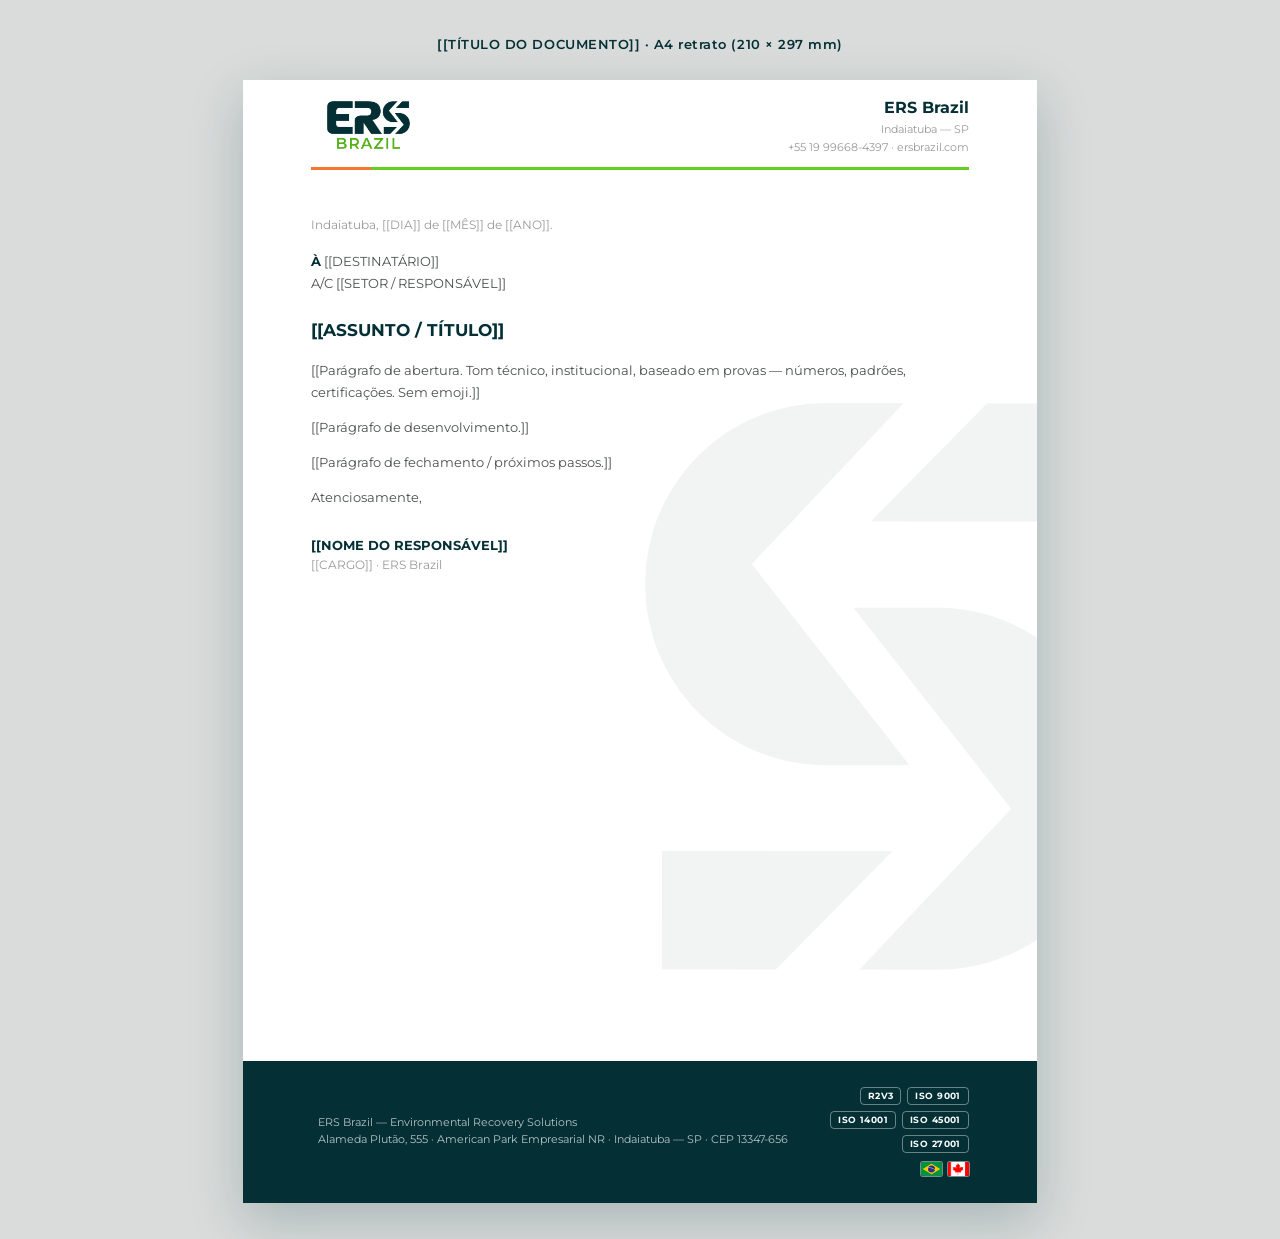
<file: documents/_MODELO-BASE.html>
<!DOCTYPE html>
<!-- MODELO-BASE ERS Brazil · A4 retrato. Copie este arquivo, renomeie e substitua os [[PLACEHOLDERS]].
     Cabeçalho (logo + contato) e rodapé (endereço + chips + bandeiras) são OBRIGATÓRIOS e já estão prontos.
     Toda a marca vem de doc.css → colors_and_type.css (não escreva hex soltos).
     Para paisagem: troque "portrait" por "landscape" na div.sheet e ajuste .doc-caption. -->
<html lang="pt-BR">
<head>
<meta charset="utf-8">
<meta name="viewport" content="width=device-width, initial-scale=1">
<title>ERS Brazil — [[TÍTULO DO DOCUMENTO]]</title>
<link rel="stylesheet" href="doc.css">
<style>
  /* Layout de papel timbrado — reutilizável para carta, comunicado, proposta simples, memorando. */
  .lt { position: relative; height: 100%; display: flex; flex-direction: column; }
  .lt-head { padding: 14px 68px 0; display: flex; align-items: center; justify-content: space-between; }
  .lt-head .contact { text-align: right; font-size: 10.5px; line-height: 1.7; color: var(--fg-3); white-space: nowrap; }
  .lt-head .contact b { color: var(--ers-petrol); }
  .lt-rule { margin: 10px 68px 0; height: 3px; background: var(--ers-green); display: flex; }
  .lt-rule .o { width: 60px; background: var(--ers-orange); }

  .lt-body { position: relative; flex: 1; padding: 12mm 18mm; font-size: 13px; line-height: 1.7; color: var(--fg-2); }
  .lt-body > *:not(.s-mark) { position: relative; z-index: 1; }
  .lt-body .s-mark { right: -34mm; bottom: 24mm; width: 150mm; height: 150mm; opacity: .05; }
  .lt-body .date { color: var(--fg-3); font-size: 12px; }
  .lt-body .to { margin: 14px 0 22px; }
  .lt-body .to b { color: var(--ers-petrol); }
  .lt-body h2 { font-size: 17px; color: var(--ers-petrol); font-weight: 700; margin: 0 0 14px; }
  .lt-body p { margin: 0 0 13px; max-width: 165mm; }
  .lt-body .sign .nm { font-weight: 700; color: var(--ers-petrol); font-size: 13px; }
  .lt-body .sign .rl { font-size: 11.5px; color: var(--fg-3); }

  .lt-foot { position: relative; flex: none; background: var(--ers-petrol); color: #fff; padding: 7mm 18mm; min-height: 80px; display: flex; align-items: center; justify-content: space-between; }
  .lt-foot > * { position: relative; z-index: 1; }
  .lt-foot .s-degrade { opacity: .18; }
  .lt-foot .addr { font-size: 10.5px; line-height: 1.6; color: var(--fg-on-dark-2); max-width: 500px; }
  .lt-foot .addr b { color: #fff; }
  .lt-foot .chips { display: flex; gap: 6px; flex-wrap: wrap; justify-content: flex-end; max-width: 175px; }
  .lt-foot .chip { font-size: 8.5px; font-weight: 700; letter-spacing: .05em; text-transform: uppercase; color: #fff; border: 1px solid rgba(255,255,255,.4); border-radius: 4px; padding: 3px 7px; white-space: nowrap; }
</style>
</head>
<body>

<div class="doc-caption no-print">[[TÍTULO DO DOCUMENTO]] · A4 retrato (210 × 297 mm)</div>

<div class="sheet portrait">
  <div class="lt">

    <!-- CABEÇALHO — logo ERS Brazil (sem descritor) + contato. Não retipografar "ERS". -->
    <div class="lt-head">
      <img class="logo" src="../assets/logo-primary-color.png" alt="ERS Brazil" style="width:115px;height:50px;object-fit:scale-down">
      <div class="contact"><b style="font-size:16px">ERS Brazil</b><br>
        Indaiatuba — SP<br>
        +55 19 99668-4397 · ersbrazil.com
      </div>
    </div>
    <div class="lt-rule"><div class="o"></div></div>

    <!-- CORPO — substitua livremente. Marca uma palavra-chave com class="ink-green" (positivo) ou "ink-orange" (risco/atenção). -->
    <div class="lt-body">
      <div class="s-mark petrol"></div>
      <div class="date">Indaiatuba, [[DIA]] de [[MÊS]] de [[ANO]].</div>
      <div class="to"><b>À</b> [[DESTINATÁRIO]]<br>A/C [[SETOR / RESPONSÁVEL]]</div>

      <h2>[[ASSUNTO / TÍTULO]]</h2>
      <p>[[Parágrafo de abertura. Tom técnico, institucional, baseado em provas — números, padrões, certificações. Sem emoji.]]</p>
      <p>[[Parágrafo de desenvolvimento.]]</p>
      <p>[[Parágrafo de fechamento / próximos passos.]]</p>

      <div class="sign">
        <p style="margin:0">Atenciosamente,</p>
        <div style="margin-top:26px">
          <div class="nm">[[NOME DO RESPONSÁVEL]]</div>
          <div class="rl">[[CARGO]] · ERS Brazil</div>
        </div>
      </div>
    </div>

    <!-- RODAPÉ INSTITUCIONAL — OBRIGATÓRIO. Endereço canônico + chips de certificação + bandeiras (Brasil → Canadá). Não editar valores. -->
    <div class="lt-foot">
      <div class="s-degrade"></div>
      <div class="addr">ERS Brazil — Environmental Recovery Solutions<br>
        Alameda Plutão, 555 · American Park Empresarial NR · Indaiatuba — SP · CEP 13347-656</div>
      <div style="display:flex;flex-direction:column;align-items:flex-end;gap:9px">
        <div class="chips">
          <span class="chip">R2v3</span><span class="chip">ISO 9001</span><span class="chip">ISO 14001</span><span class="chip">ISO 45001</span><span class="chip">ISO 27001</span>
        </div>
        <div class="ers-flags"><img src="../assets/flags/br.png" alt="Brasil"><img src="../assets/flags/ca.png" alt="Canadá"></div>
      </div>
    </div>

  </div>
</div>

<script>if (window.self !== window.top) document.body.classList.add('embed');</script>
</body>
</html>
</file>
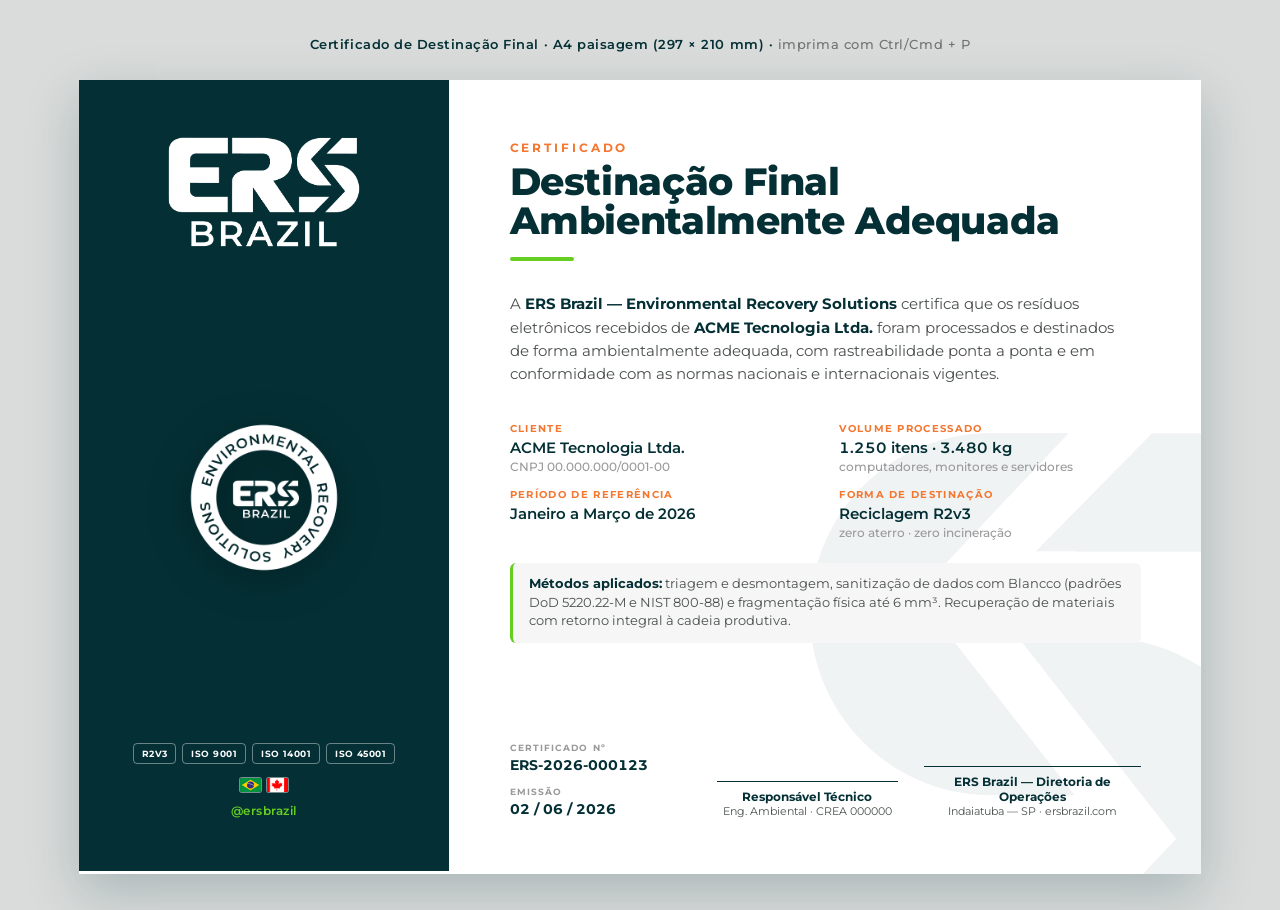
<file: documents/certificado-reciclagem.html>
<!DOCTYPE html>
<!-- @dsCard group="Brand" name="Certificado de Destinação Final" subtitle="Modern recycling certificate — A4 landscape" viewport="1123x794" -->
<html lang="pt-BR">
<head>
<meta charset="utf-8">
<meta name="viewport" content="width=device-width, initial-scale=1">
<title>ERS Brazil — Certificado de Destinação Final</title>
<link rel="stylesheet" href="doc.css">
<style>
  .cert { display: grid; grid-template-columns: 98mm 1fr; }
  /* sidebar */
  .cert-side { position: relative; background: var(--ers-petrol); color: #fff; padding: 14mm 9mm; display: flex; flex-direction: column; align-items: center; }
  .cert-side > * { position: relative; z-index: 1; }
  .cert-side .s-degrade { opacity: .22; }
  .cert-side .logo { width: 80mm; }
  .cert-side .seal { width: 40mm; margin: auto 0; filter: drop-shadow(0 8px 20px rgba(0,0,0,.35)); }
  .cert-side .side-foot { width: 100%; text-align: center; }
  .cert-side .side-foot .chips { display: flex; flex-wrap: wrap; gap: 6px; justify-content: center; margin-bottom: 14px; }
  .cert-side .side-foot .chip { font-size: 9px; font-weight: 700; letter-spacing: .05em; text-transform: uppercase; color: #fff; border: 1px solid rgba(255,255,255,.4); border-radius: 4px; padding: 4px 8px; }
  .cert-side .handle { font-family: var(--font-sans); font-weight: 600; font-size: 12px; color: var(--ers-green); letter-spacing: .04em; }
  .side-arrow { position: absolute; top: 0; right: -1px; width: 0; height: 0; }

  /* body */
  .cert-body { position: relative; padding: 16mm 16mm 14mm; display: flex; flex-direction: column; }
  .cert-body .eyebrow { font-weight: 700; letter-spacing: .24em; text-transform: uppercase; font-size: 12px; color: var(--ers-orange); }
  .cert-title { font-weight: 800; font-size: 38px; line-height: 1.02; letter-spacing: -.01em; color: var(--ers-petrol); margin: 8px 0 0; }
  .cert-rule { width: 64px; height: 4px; background: var(--ers-green); margin: 16px 0 18px; border-radius: 2px; }
  .cert-intro { font-size: 14.5px; line-height: 1.6; color: var(--fg-2); max-width: 165mm; }
  .cert-intro b { color: var(--ers-petrol); font-weight: 700; }

  .data-grid { display: grid; grid-template-columns: 1fr 1fr; gap: 14px 28px; margin: 22px 0; }
  .data-cell .dl { font-weight: 700; letter-spacing: .14em; text-transform: uppercase; font-size: 9.5px; color: var(--ers-orange); margin-bottom: 4px; }
  .data-cell .dv { font-size: 15px; font-weight: 600; color: var(--ers-petrol); line-height: 1.3; }
  .data-cell .dv small { display: block; font-weight: 500; font-size: 12px; color: var(--fg-3); margin-top: 2px; }

  .method-note { background: var(--off-white); border-left: 3px solid var(--ers-green); border-radius: 6px; padding: 12px 16px; font-size: 12.5px; line-height: 1.5; color: var(--fg-2); }
  .method-note b { color: var(--ers-petrol); }

  .cert-foot { margin-top: auto; display: grid; grid-template-columns: 1fr 1fr 1.2fr; gap: 26px; align-items: end; padding-top: 22px; }
  .meta .ml { font-weight: 700; letter-spacing: .12em; text-transform: uppercase; font-size: 9px; color: var(--fg-3); }
  .meta .mv { font-size: 14px; font-weight: 700; color: var(--ers-petrol); font-variant-numeric: tabular-nums; margin-top: 3px; }
  .sig { text-align: center; }
  .sig .line { border-top: 1.5px solid var(--ers-petrol); padding-top: 7px; font-size: 11px; color: var(--fg-2); }
  .sig .line b { display: block; color: var(--ers-petrol); font-size: 12px; }

  .cert-body > *:not(.s-mark) { position: relative; z-index: 1; }
  .cert-body .s-mark { right: -34mm; bottom: -34mm; width: 150mm; height: 150mm; opacity: .06; }
</style>
</head>
<body>

<div class="doc-caption no-print">Certificado de Destinação Final · A4 paisagem (297 × 210 mm) · <span>imprima com Ctrl/Cmd&nbsp;+&nbsp;P</span></div>

<div class="sheet landscape">
  <div class="cert">
    <!-- SIDEBAR -->
    <aside class="cert-side" style="padding: 53px 34px; height: 791px">
      <div class="s-degrade"></div>
      <img class="logo" src="../assets/logo-primary-white.png" alt="ERS Brazil" style="opacity: 1; width: 200px; padding: 2px; border-width: 0px; border-style: solid">
      <img class="seal" src="../assets/badge-white.png" alt="Selo e-waste ERS Brazil">
      <div class="side-foot">
        <div class="chips">
          <span class="chip">R2v3</span>
          <span class="chip">ISO 9001</span>
          <span class="chip">ISO 14001</span>
          <span class="chip">ISO 45001</span>
        </div>
        <div class="ers-flags center" style="margin-bottom:11px"><img src="../assets/flags/br.png" alt="Brasil"><img src="../assets/flags/ca.png" alt="Canadá"></div>
        <div class="handle">@ersbrazil</div>
      </div>
    </aside>

    <!-- BODY -->
    <section class="cert-body">
      <div class="s-mark petrol"></div>
      <div class="eyebrow">Certificado</div>
      <h1 class="cert-title">Destinação Final<br>Ambientalmente Adequada</h1>
      <div class="cert-rule"></div>

      <p class="cert-intro">A <b>ERS Brazil — Environmental Recovery Solutions</b> certifica que os resíduos eletrônicos recebidos de <b>ACME Tecnologia Ltda.</b> foram processados e destinados de forma ambientalmente adequada, com rastreabilidade ponta a ponta e em conformidade com as normas nacionais e internacionais vigentes.</p>

      <div class="data-grid">
        <div class="data-cell"><div class="dl">Cliente</div><div class="dv">ACME Tecnologia Ltda.<small>CNPJ 00.000.000/0001-00</small></div></div>
        <div class="data-cell"><div class="dl">Volume processado</div><div class="dv tnum">1.250 itens · 3.480 kg<small>computadores, monitores e servidores</small></div></div>
        <div class="data-cell"><div class="dl">Período de referência</div><div class="dv">Janeiro a Março de 2026</div></div>
        <div class="data-cell"><div class="dl">Forma de destinação</div><div class="dv">Reciclagem R2v3<small>zero aterro · zero incineração</small></div></div>
      </div>

      <div class="method-note"><b>Métodos aplicados:</b> triagem e desmontagem, sanitização de dados com Blancco (padrões DoD 5220.22-M e NIST 800-88) e fragmentação física até 6&nbsp;mm³. Recuperação de materiais com retorno integral à cadeia produtiva.</div>

      <div class="cert-foot">
        <div class="meta">
          <div class="ml">Certificado Nº</div>
          <div class="mv">ERS-2026-000123</div>
          <div class="ml" style="margin-top:12px">Emissão</div>
          <div class="mv">02 / 06 / 2026</div>
        </div>
        <div class="sig"><div class="line"><b>Responsável Técnico</b>Eng. Ambiental · CREA 000000</div></div>
        <div class="sig"><div class="line"><b>ERS Brazil — Diretoria de Operações</b>Indaiatuba — SP · ersbrazil.com</div></div>
      </div>
    </section>
  </div>
</div>

<script>if (window.self !== window.top) document.body.classList.add('embed');</script>
</body>
</html>
</file>
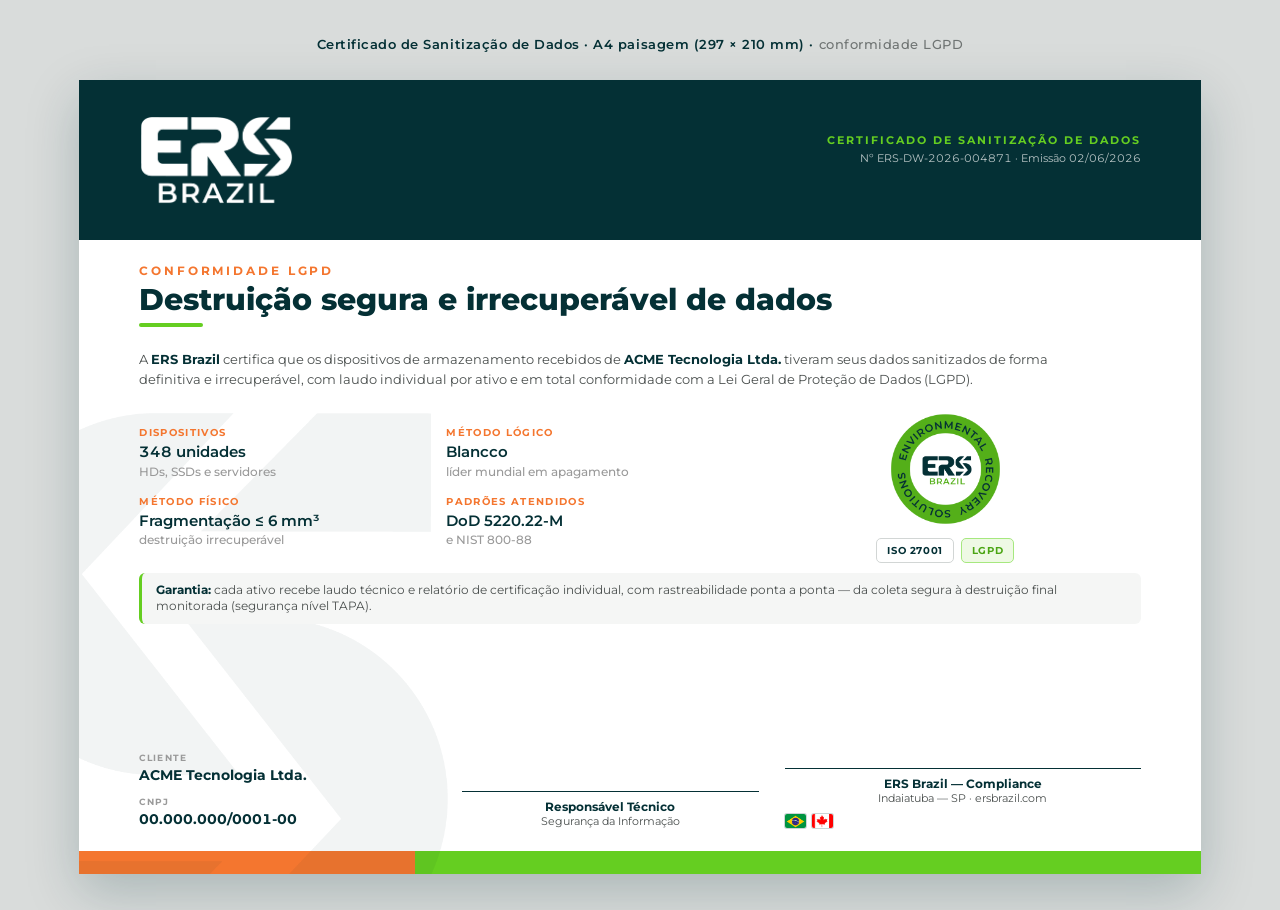
<file: documents/certificado-sanitizacao.html>
<!DOCTYPE html>
<!-- @dsCard group="Brand" name="Certificado de Sanitização de Dados" subtitle="Data-destruction certificate (LGPD) — A4 landscape" viewport="1123x794" -->
<html lang="pt-BR">
<head>
<meta charset="utf-8">
<meta name="viewport" content="width=device-width, initial-scale=1">
<title>ERS Brazil — Certificado de Sanitização de Dados</title>
<link rel="stylesheet" href="doc.css">
<style>
  .san { position: relative; height: 100%; display: flex; flex-direction: column; }
  .san-top { position: relative; background: var(--ers-petrol); color: #fff; padding: 8mm 16mm; display: flex; align-items: flex-start; justify-content: flex-start; }
  .san-top > * { position: relative; z-index: 1; }
  .san-top .s-degrade { opacity: .20; }
  .san-top .logo { height: 42mm; }
  .san-top .tag { margin-top: 6mm; margin-left: auto; text-align: right; }
  .san-top .tag .t1 { font-weight: 700; letter-spacing: .18em; text-transform: uppercase; font-size: 11px; color: var(--ers-green); }
  .san-top .tag .t2 { font-size: 11px; color: var(--fg-on-dark-2); margin-top: 4px; font-variant-numeric: tabular-nums; }

  .san-body { position: relative; flex: 1; padding: 6mm 16mm 6mm; display: flex; flex-direction: column; }
  .san-body > *:not(.s-mark) { position: relative; z-index: 1; }
  .san-body .s-mark { left: -40mm; bottom: -34mm; width: 150mm; height: 150mm; opacity: .05; }
  .san-body .eyebrow { font-weight: 700; letter-spacing: .24em; text-transform: uppercase; font-size: 12px; color: var(--ers-orange); }
  .san-title { font-weight: 800; font-size: 30px; line-height: 1.04; color: var(--ers-petrol); margin: 6px 0 0; }
  .san-rule { width: 64px; height: 4px; background: var(--ers-green); margin: 8px 0 10px; border-radius: 2px; }
  .san-intro { font-size: 13px; line-height: 1.5; color: var(--fg-2); max-width: 245mm; }
  .san-intro b { color: var(--ers-petrol); font-weight: 700; }

  .san-cols { display: grid; grid-template-columns: 1.5fr 1fr; gap: 24px; margin: 10px 0; align-items: center; }
  .data-grid2 { display: grid; grid-template-columns: 1fr 1fr; gap: 16px 28px; }
  .data-cell .dl { font-weight: 700; letter-spacing: .14em; text-transform: uppercase; font-size: 9.5px; color: var(--ers-orange); margin-bottom: 4px; }
  .data-cell .dv { font-size: 15px; font-weight: 600; color: var(--ers-petrol); line-height: 1.3; }
  .data-cell .dv small { display: block; font-weight: 500; font-size: 12px; color: var(--fg-3); margin-top: 2px; }
  .seal-box { display: flex; flex-direction: column; align-items: center; gap: 12px; }
  .seal-box img { width: 30mm; }
  .seal-box .chips { display: flex; gap: 7px; flex-wrap: wrap; justify-content: center; }

  .method-note { background: var(--off-white); border-left: 3px solid var(--ers-green); border-radius: 6px; padding: 9px 14px; font-size: 11.5px; line-height: 1.45; color: var(--fg-2); }
  .method-note b { color: var(--ers-petrol); }

  .san-foot { margin-top: auto; display: grid; grid-template-columns: 1fr 1fr 1.2fr; gap: 26px; align-items: end; padding-top: 10px; }
  .meta .ml { font-weight: 700; letter-spacing: .12em; text-transform: uppercase; font-size: 9px; color: var(--fg-3); }
  .meta .mv { font-size: 14px; font-weight: 700; color: var(--ers-petrol); font-variant-numeric: tabular-nums; margin-top: 3px; }
  .sig { text-align: center; }
  .sig .line { border-top: 1.5px solid var(--ers-petrol); padding-top: 7px; font-size: 11px; color: var(--fg-2); }
  .sig .line b { display: block; color: var(--ers-petrol); font-size: 12px; }

  .san-accent { height: 6mm; background: var(--ers-green); display: flex; }
  .san-accent .o { width: 30%; background: var(--ers-orange); }
</style>
</head>
<body>

<div class="doc-caption no-print">Certificado de Sanitização de Dados · A4 paisagem (297 × 210 mm) · <span>conformidade LGPD</span></div>

<div class="sheet landscape">
  <div class="san">
    <div class="san-top">
      <div class="s-degrade"></div>
      <img class="logo" src="../assets/logo-primary-white-tight.png" alt="ERS Brazil" style="width: 155px; height: 100px; border-radius: 0px; object-fit: contain; object-position: left center;">
      <div class="tag">
        <div class="t1">Certificado de Sanitização de Dados</div>
        <div class="t2">Nº ERS-DW-2026-004871 · Emissão 02/06/2026</div>
      </div>
    </div>

    <div class="san-body">
      <div class="s-mark petrol"></div>
      <div class="eyebrow">Conformidade LGPD</div>
      <h1 class="san-title">Destruição segura e irrecuperável de dados</h1>
      <div class="san-rule"></div>
      <p class="san-intro">A <b>ERS Brazil</b> certifica que os dispositivos de armazenamento recebidos de <b>ACME Tecnologia Ltda.</b> tiveram seus dados sanitizados de forma definitiva e irrecuperável, com laudo individual por ativo e em total conformidade com a Lei Geral de Proteção de Dados (LGPD).</p>

      <div class="san-cols">
        <div class="data-grid2">
          <div class="data-cell"><div class="dl">Dispositivos</div><div class="dv tnum">348 unidades<small>HDs, SSDs e servidores</small></div></div>
          <div class="data-cell"><div class="dl">Método lógico</div><div class="dv">Blancco<small>líder mundial em apagamento</small></div></div>
          <div class="data-cell"><div class="dl">Método físico</div><div class="dv">Fragmentação ≤ 6 mm³<small>destruição irrecuperável</small></div></div>
          <div class="data-cell"><div class="dl">Padrões atendidos</div><div class="dv">DoD 5220.22-M<small>e NIST 800-88</small></div></div>
        </div>
        <div class="seal-box">
          <img src="../assets/badge-color.png" alt="Selo e-waste ERS Brazil">
          <div class="chips">
            <span class="cert-chip">ISO 27001</span>
            <span class="cert-chip solid">LGPD</span>
          </div>
        </div>
      </div>

      <div class="method-note"><b>Garantia:</b> cada ativo recebe laudo técnico e relatório de certificação individual, com rastreabilidade ponta a ponta — da coleta segura à destruição final monitorada (segurança nível TAPA).</div>

      <div class="san-foot">
        <div class="meta">
          <div class="ml">Cliente</div>
          <div class="mv">ACME Tecnologia Ltda.</div>
          <div class="ml" style="margin-top:12px">CNPJ</div>
          <div class="mv">00.000.000/0001-00</div>
        </div>
        <div class="sig"><div class="line"><b>Responsável Técnico</b>Segurança da Informação</div></div>
        <div class="sig"><div class="line"><b>ERS Brazil — Compliance</b>Indaiatuba — SP · ersbrazil.com</div><div class="ers-flags on-light" style="margin-top:9px"><img src="../assets/flags/br.png" alt="Brasil"><img src="../assets/flags/ca.png" alt="Canadá"></div></div>
      </div>
    </div>

    <div class="san-accent"><div class="o"></div></div>
  </div>
</div>

<script>if (window.self !== window.top) document.body.classList.add('embed');</script>
</body>
</html>
</file>
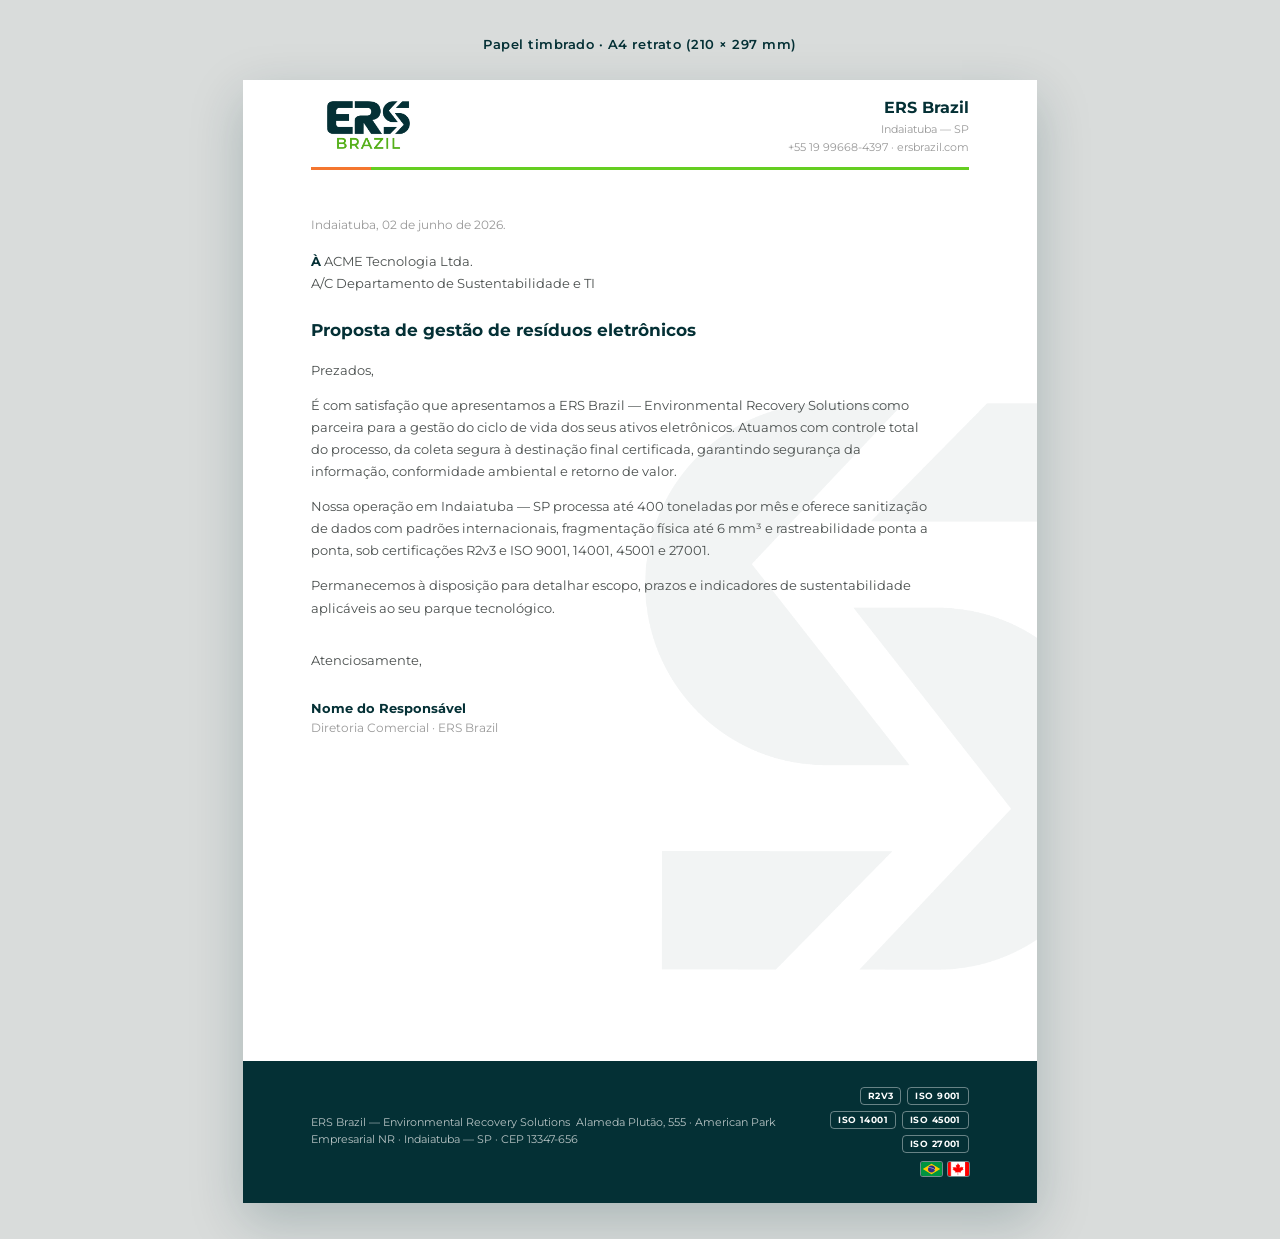
<file: documents/papel-timbrado.html>
<!DOCTYPE html>
<!-- @dsCard group="Brand" name="Papel Timbrado" subtitle="Letterhead — A4 portrait" viewport="794x1123" -->
<html lang="pt-BR">
<head>
<meta charset="utf-8">
<meta name="viewport" content="width=device-width, initial-scale=1">
<title>ERS Brazil — Papel Timbrado</title>
<link rel="stylesheet" href="doc.css">
<style>
  .lt { position: relative; height: 100%; display: flex; flex-direction: column; }
  .lt-head { padding: 14mm 18mm 0; display: flex; align-items: center; justify-content: space-between; }
  .lt-head .logo { height: 22mm; }
  .lt-head .contact { text-align: right; font-size: 10.5px; line-height: 1.7; color: var(--fg-3); white-space: nowrap; }
  .lt-head .contact b { color: var(--ers-petrol); }
  .lt-rule { margin: 10mm 18mm 0; height: 3px; background: var(--ers-green); display: flex; }
  .lt-rule .o { width: 60px; background: var(--ers-orange); }

  .lt-body { position: relative; flex: 1; padding: 12mm 18mm; font-size: 13px; line-height: 1.7; color: var(--fg-2); }
  .lt-body > *:not(.s-mark) { position: relative; z-index: 1; }
  .lt-body .s-mark { right: -34mm; bottom: 24mm; width: 150mm; height: 150mm; opacity: .05; }
  .lt-body .date { color: var(--fg-3); font-size: 12px; }
  .lt-body .to { margin: 14px 0 22px; }
  .lt-body .to b { color: var(--ers-petrol); }
  .lt-body h2 { font-size: 17px; color: var(--ers-petrol); font-weight: 700; margin: 0 0 14px; }
  .lt-body p { margin: 0 0 13px; max-width: 165mm; }
  .lt-body .sign { margin-top: 30px; }
  .lt-body .sign .nm { font-weight: 700; color: var(--ers-petrol); font-size: 13px; }
  .lt-body .sign .rl { font-size: 11.5px; color: var(--fg-3); }
  .lt-watermark { position: absolute; right: -30px; bottom: 60mm; font-family: var(--font-display); font-size: 360px; color: rgba(4,48,53,.03); line-height: .8; pointer-events: none; }

  .lt-foot { position: relative; flex: none; background: var(--ers-petrol); color: #fff; padding: 7mm 18mm; display: flex; align-items: center; justify-content: space-between; }
  .lt-foot > * { position: relative; z-index: 1; }
  .lt-foot .s-degrade { opacity: .18; }
  .lt-foot .addr { font-size: 10.5px; line-height: 1.6; color: var(--fg-on-dark-2); text-align: left; }
  .lt-foot .addr b { color: #fff; }
  .lt-foot .chips { display: flex; gap: 6px; flex-wrap: wrap; justify-content: flex-end; max-width: 175px; }
  .lt-foot .chip { font-size: 8.5px; font-weight: 700; letter-spacing: .05em; text-transform: uppercase; color: #fff; border: 1px solid rgba(255,255,255,.4); border-radius: 4px; padding: 3px 7px; white-space: nowrap; }
</style>
</head>
<body>

<div class="doc-caption no-print">Papel timbrado · A4 retrato (210 × 297 mm)</div>

<div class="sheet portrait">
  <div class="lt">
    <div class="lt-head" style="padding: 14px 68px 0px">
      <img class="logo" src="../assets/logo-primary-color.png" alt="ERS Brazil" style="object-fit: scale-down; width: 115px; height: 50px; opacity: 1">
      <div class="contact"><b style="font-size: 16px">ERS Brazil</b><br>
        Indaiatuba — SP<br>
        +55 19 99668-4397 · ersbrazil.com
      </div>
    </div>
    <div class="lt-rule" style="margin: 10px 68px 0"><div class="o"></div></div>

    <div class="lt-body" style="opacity: 1">
      <div class="s-mark petrol"></div>
      <div class="date">Indaiatuba, 02 de junho de 2026.</div>
      <div class="to"><b>À</b> ACME Tecnologia Ltda.<br>A/C Departamento de Sustentabilidade e TI</div>

      <h2>Proposta de gestão de resíduos eletrônicos</h2>
      <p>Prezados,</p>
      <p>É com satisfação que apresentamos a ERS Brazil — Environmental Recovery Solutions como parceira para a gestão do ciclo de vida dos seus ativos eletrônicos. Atuamos com controle total do processo, da coleta segura à destinação final certificada, garantindo segurança da informação, conformidade ambiental e retorno de valor.</p>
      <p>Nossa operação em Indaiatuba — SP processa até 400 toneladas por mês e oferece sanitização de dados com padrões internacionais, fragmentação física até 6&nbsp;mm³ e rastreabilidade ponta a ponta, sob certificações R2v3 e ISO 9001, 14001, 45001 e 27001.</p>
      <p>Permanecemos à disposição para detalhar escopo, prazos e indicadores de sustentabilidade aplicáveis ao seu parque tecnológico.</p>

      <div class="sign">
        <p style="margin:0">Atenciosamente,</p>
        <div style="margin-top:26px">
          <div class="nm">Nome do Responsável</div>
          <div class="rl">Diretoria Comercial · ERS Brazil</div>
        </div>
      </div>
    </div>

    <div class="lt-foot" style="min-height: 80px">
      <div class="s-degrade"></div>
      <div class="addr" style="width: 500px; text-align: left">ERS Brazil — Environmental Recovery Solutions 
Alameda Plutão, 555 · American Park Empresarial NR · Indaiatuba — SP · CEP 13347-656</div>
      <div style="display:flex;flex-direction:column;align-items:flex-end;gap:9px">
        <div class="chips">
          <span class="chip">R2v3</span><span class="chip">ISO 9001</span><span class="chip">ISO 14001</span><span class="chip">ISO 45001</span><span class="chip">ISO 27001</span>
        </div>
        <div class="ers-flags"><img src="../assets/flags/br.png" alt="Brasil"><img src="../assets/flags/ca.png" alt="Canadá"></div>
      </div>
    </div>
  </div>
</div>

<script>if (window.self !== window.top) document.body.classList.add('embed');</script>
</body>
</html>
</file>
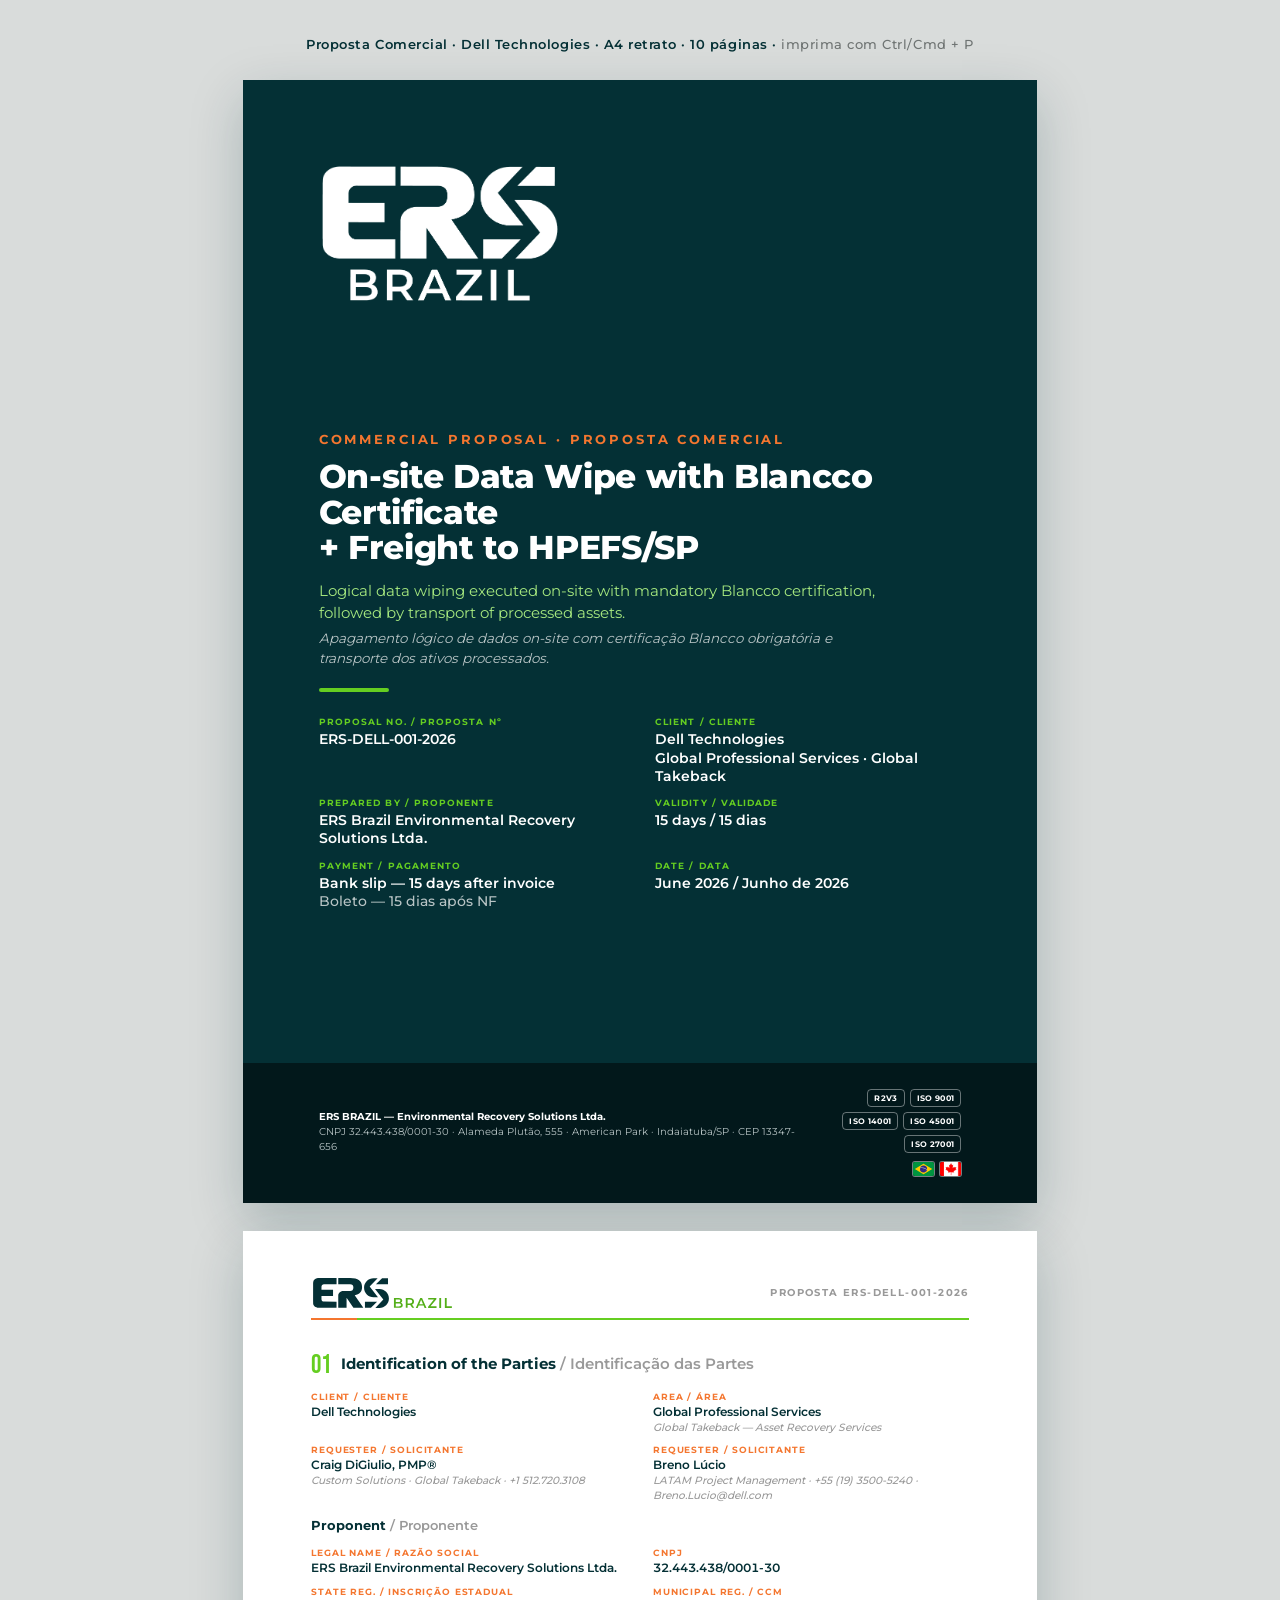
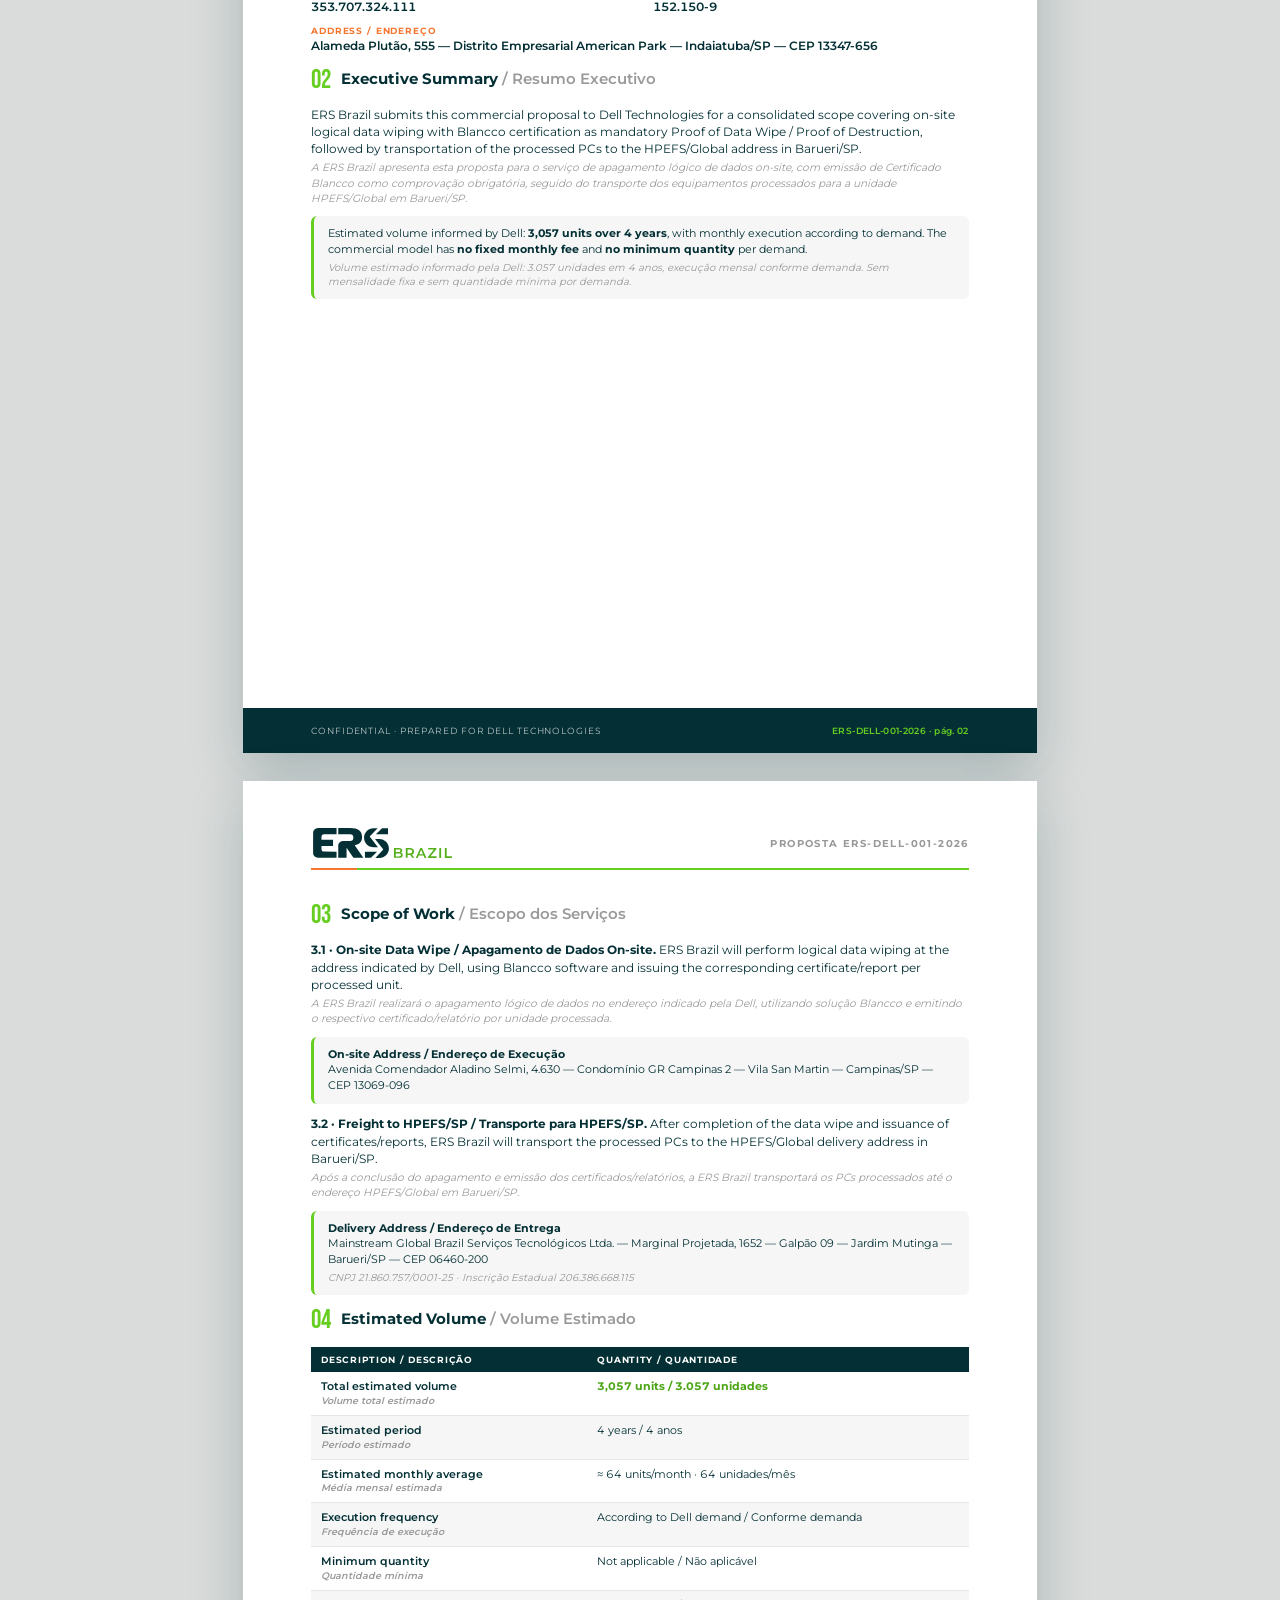
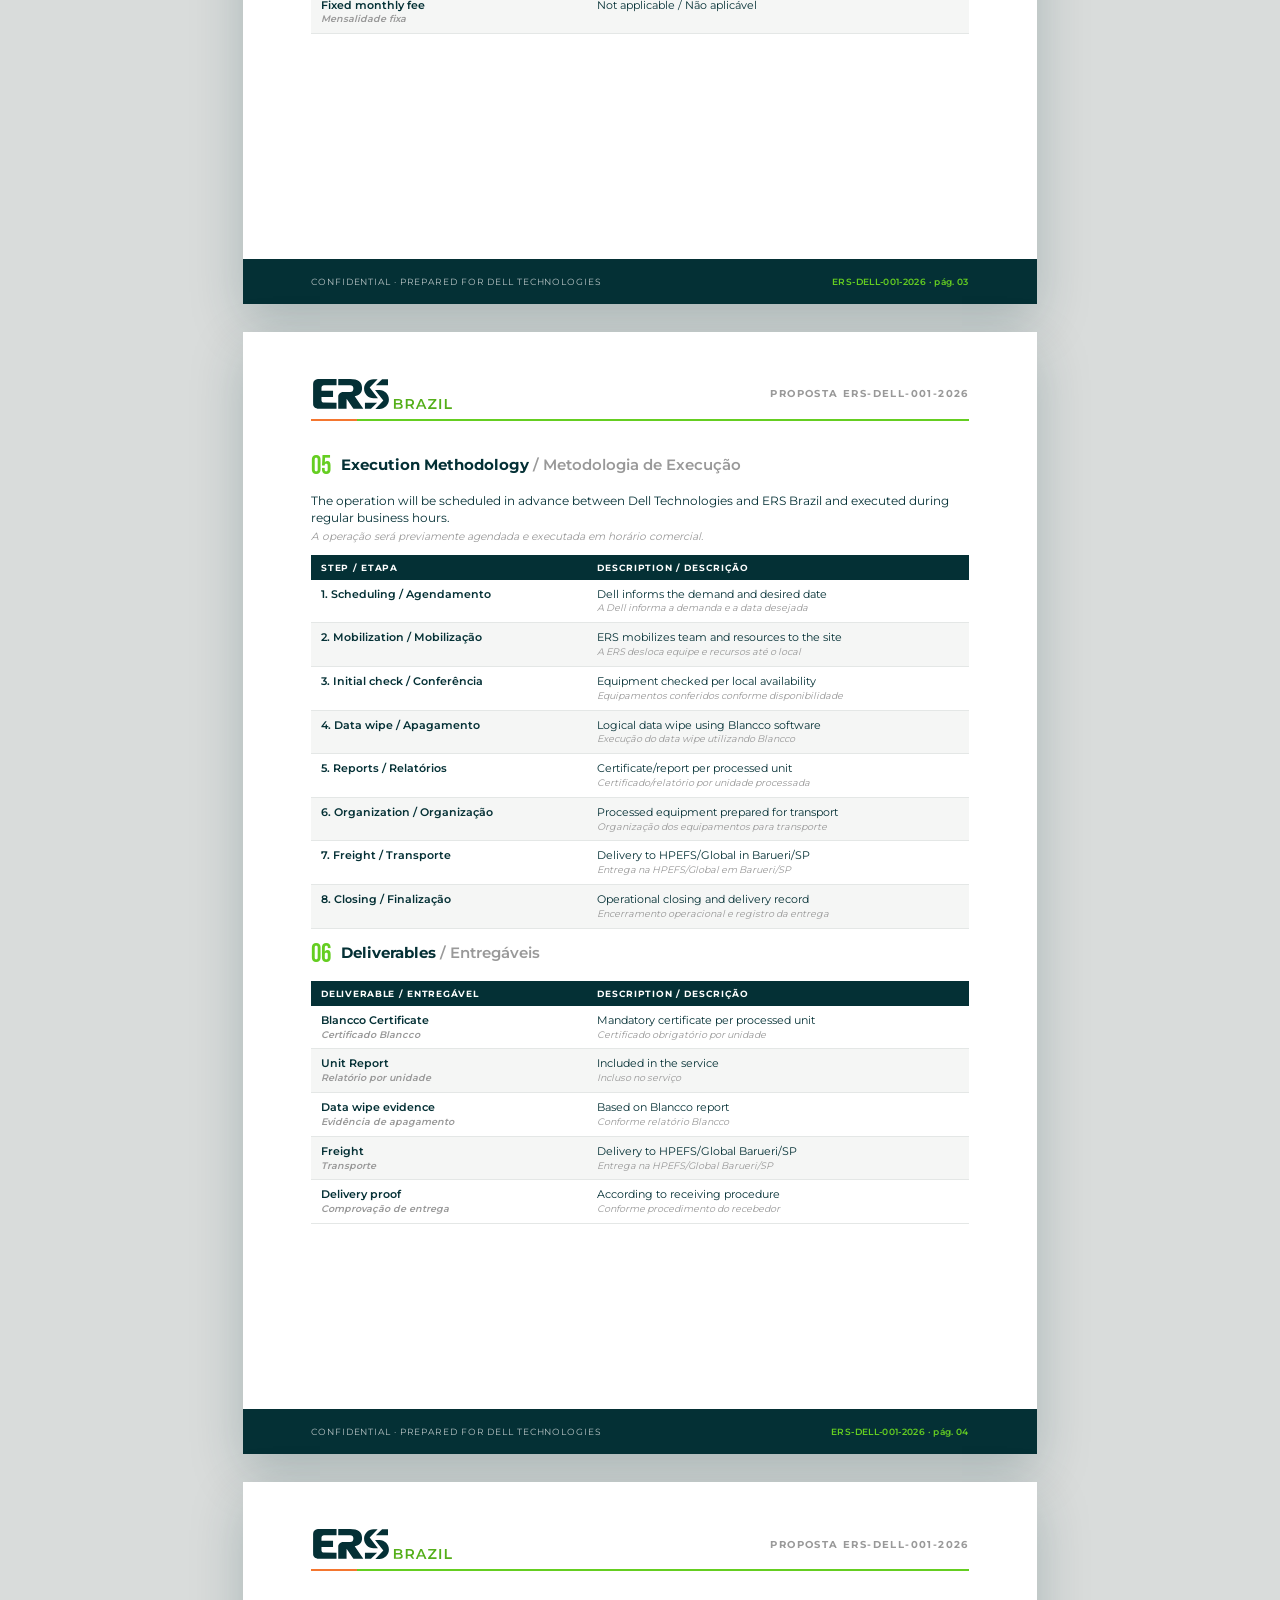
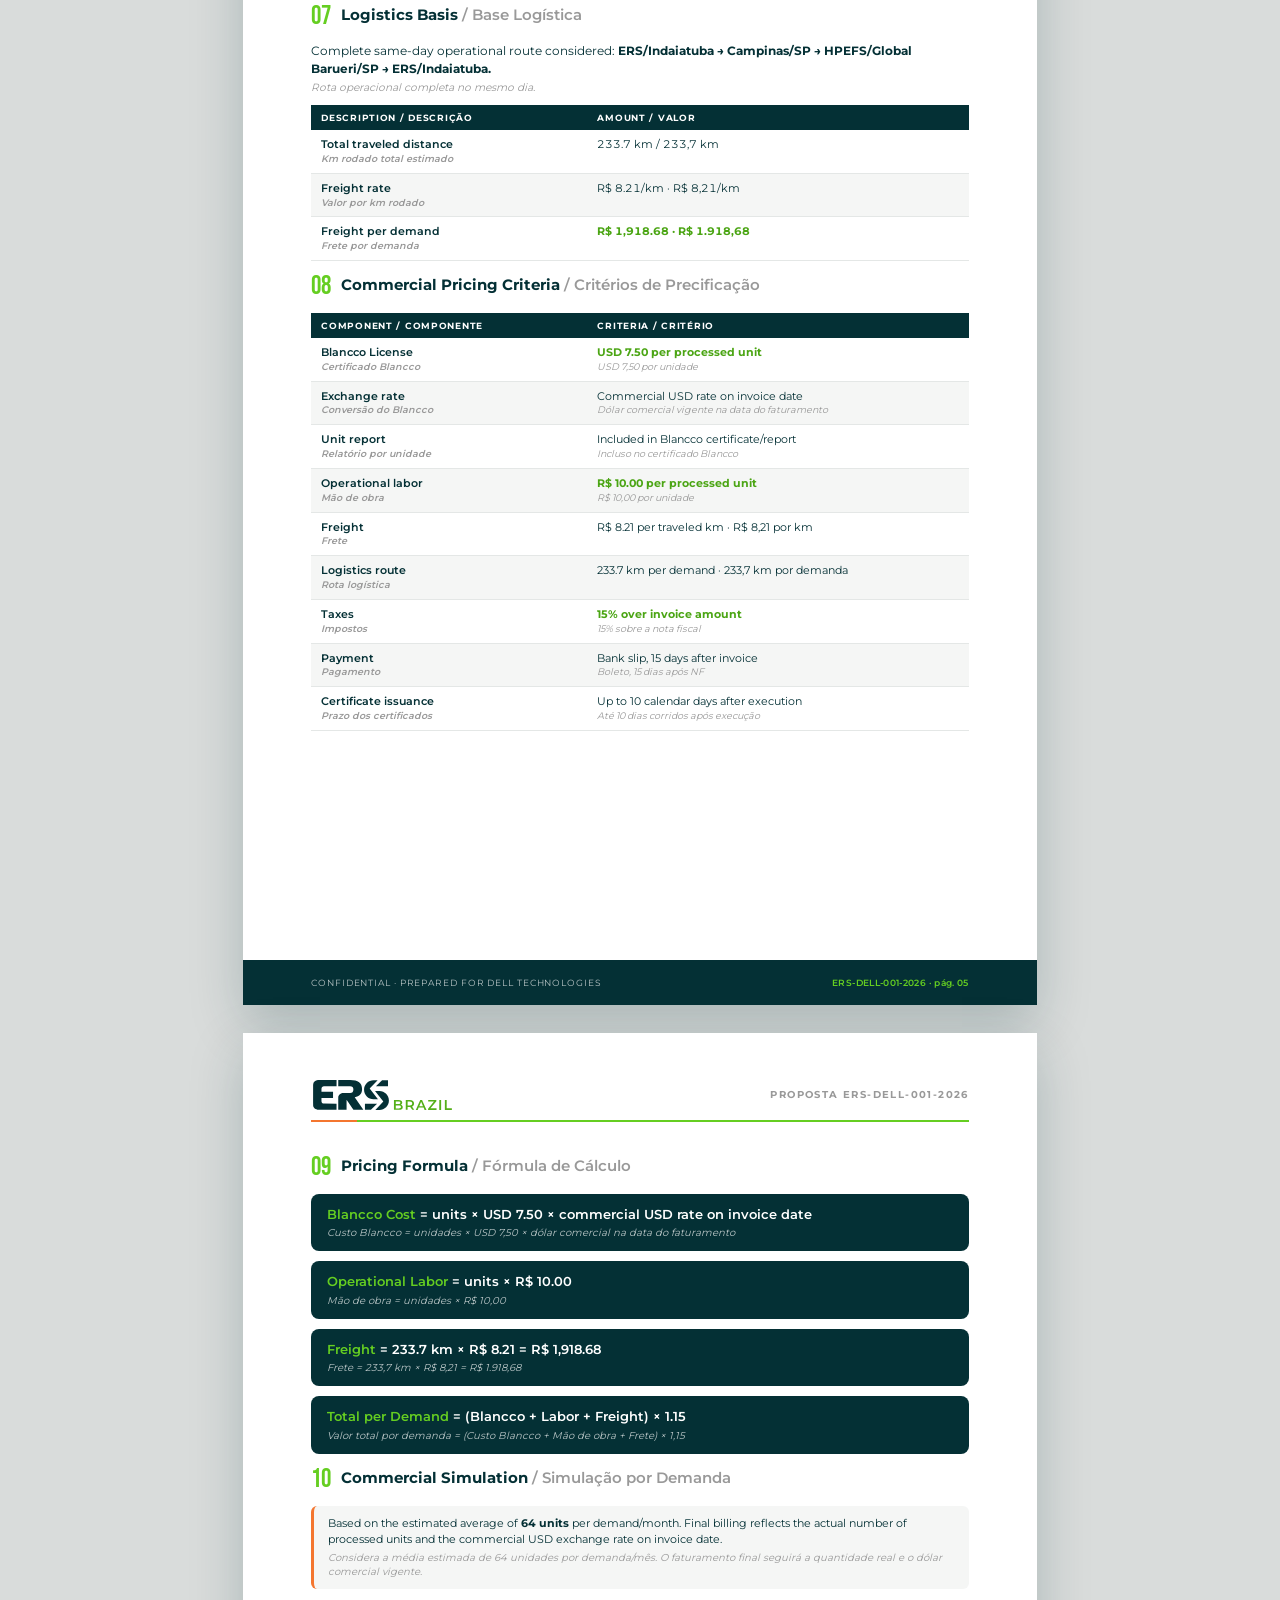
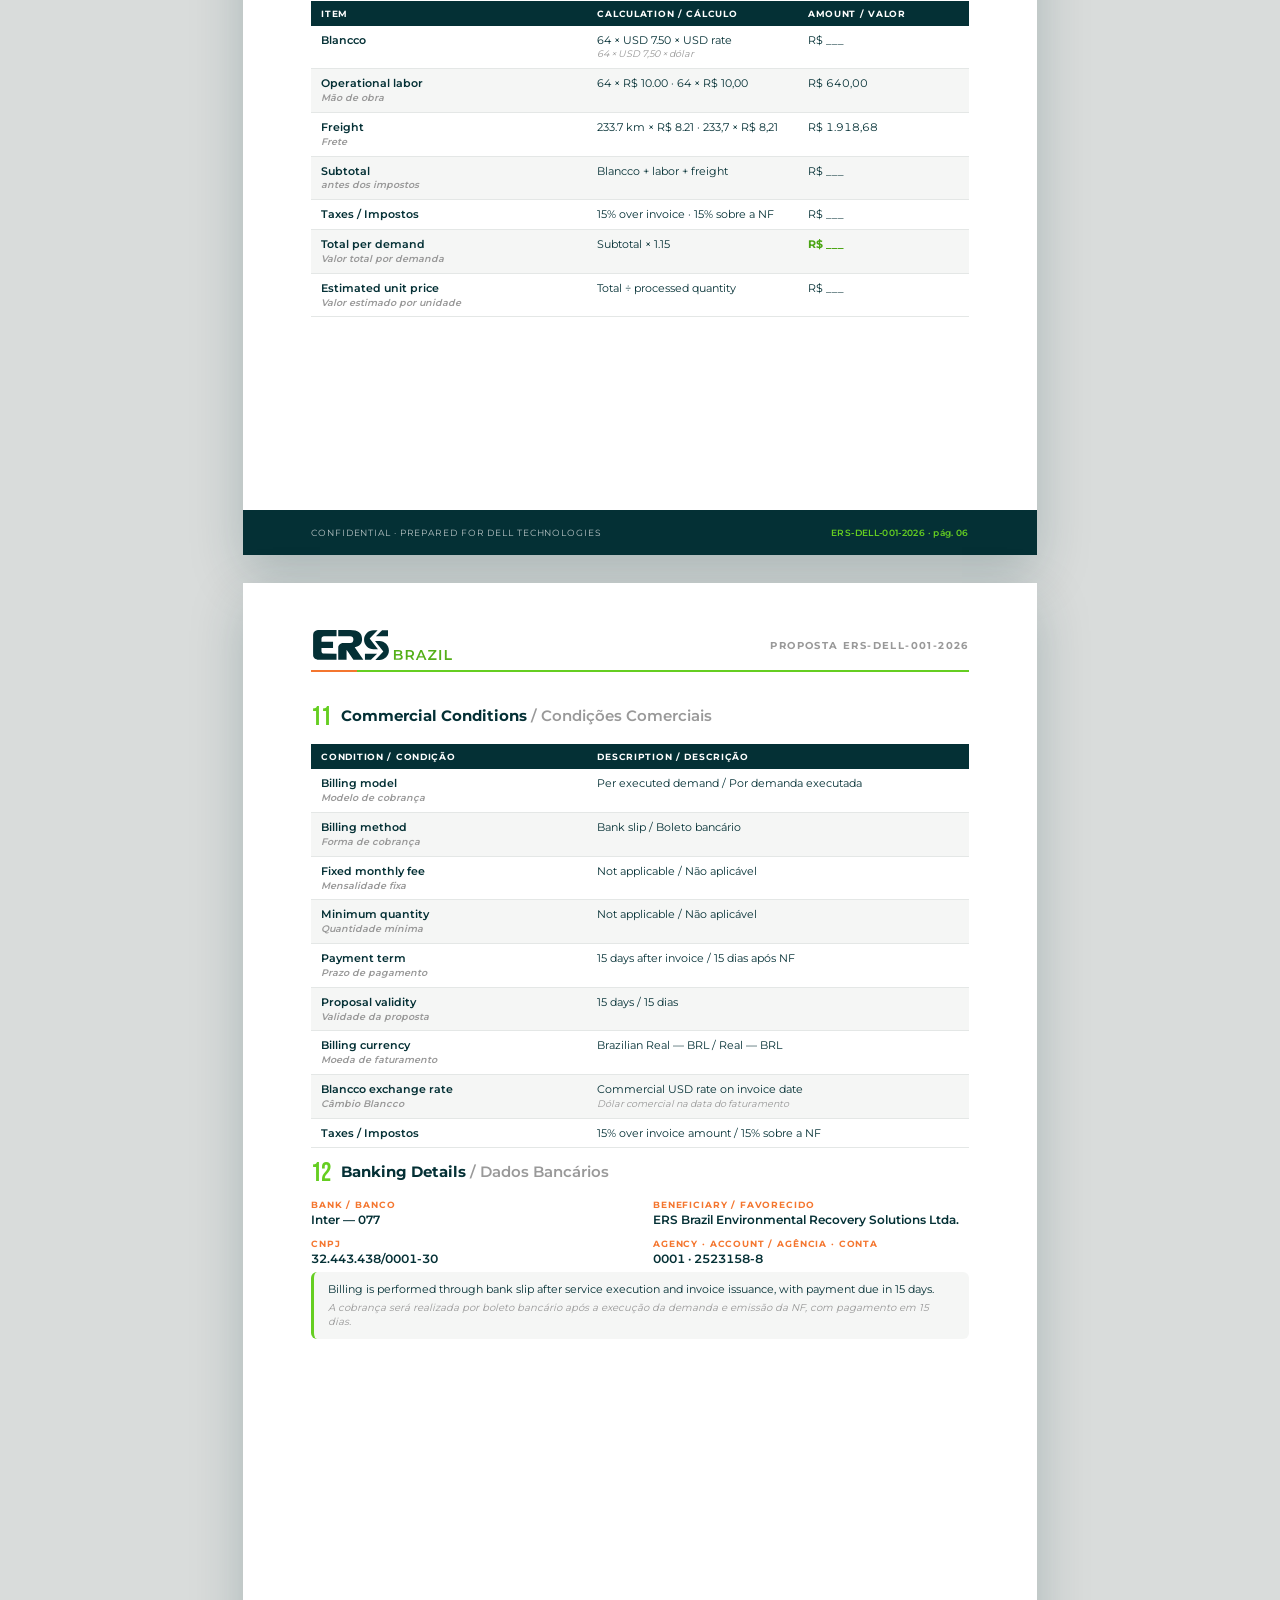
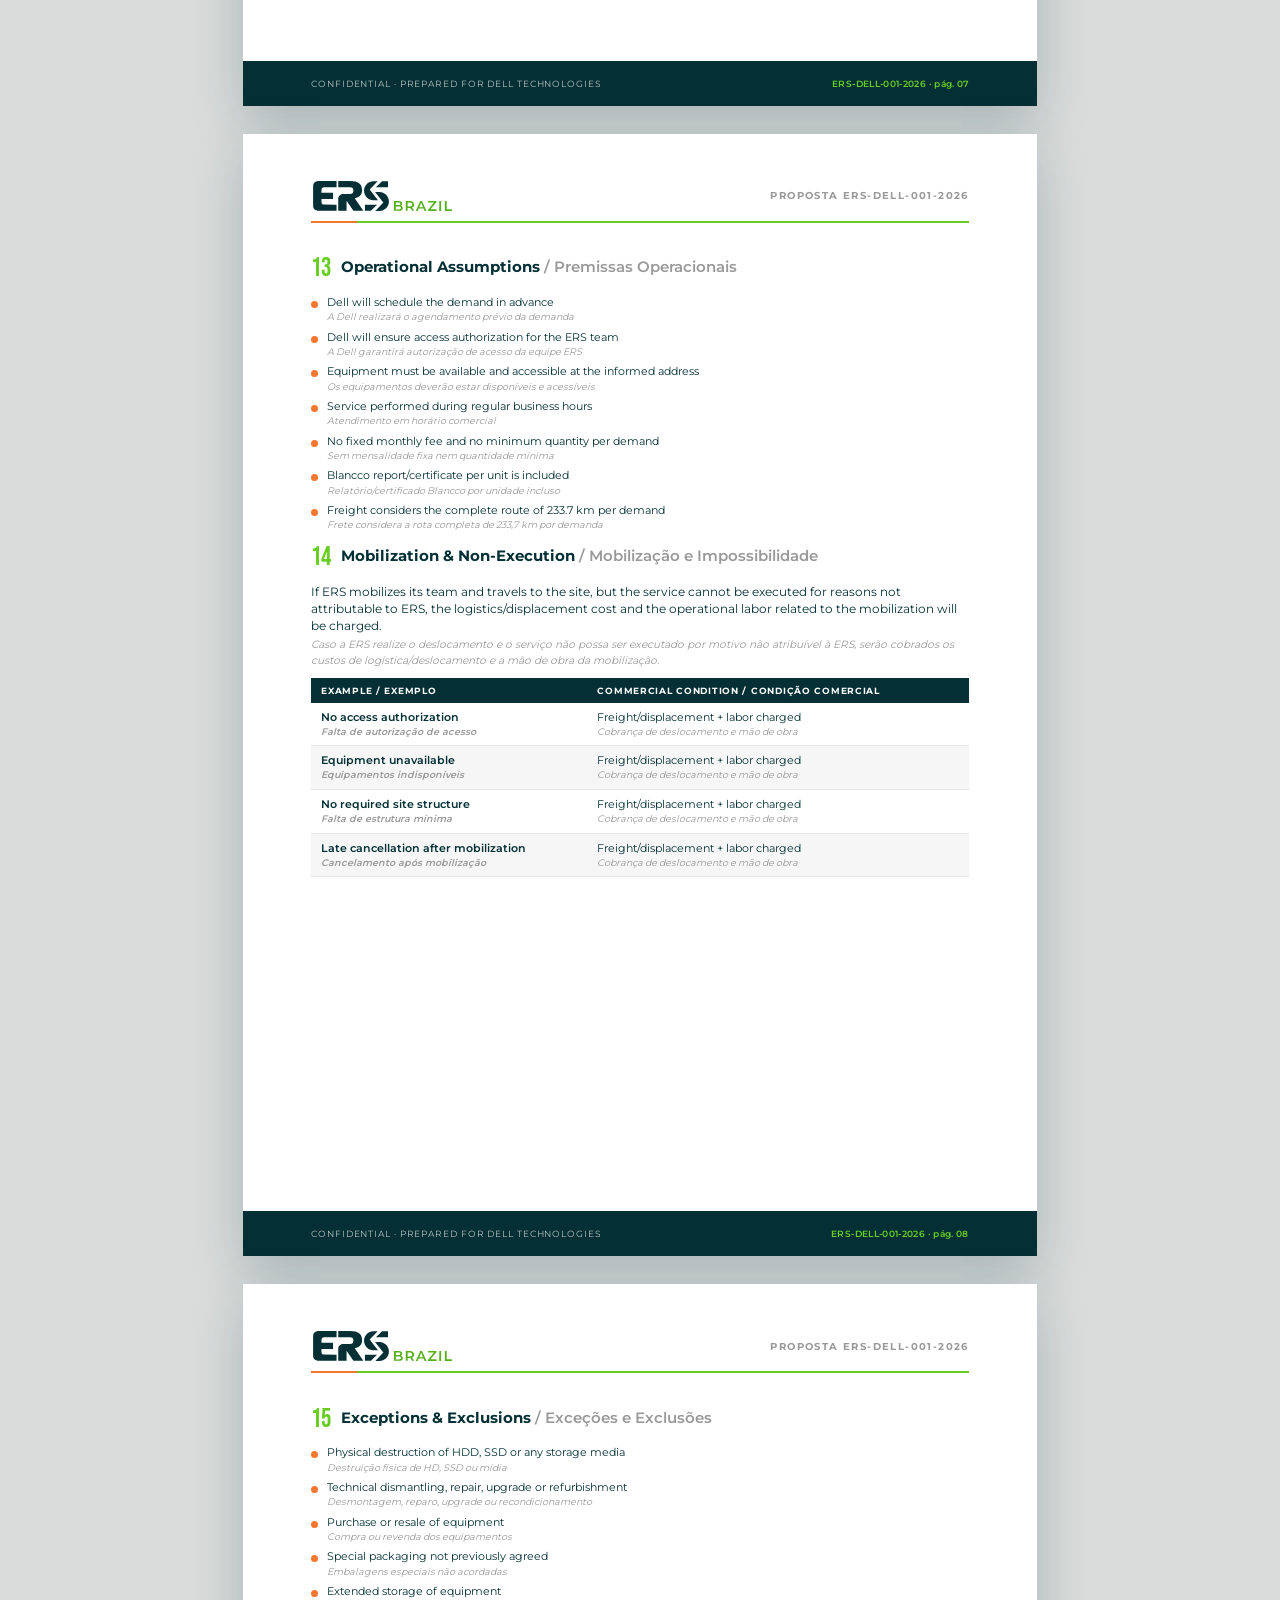
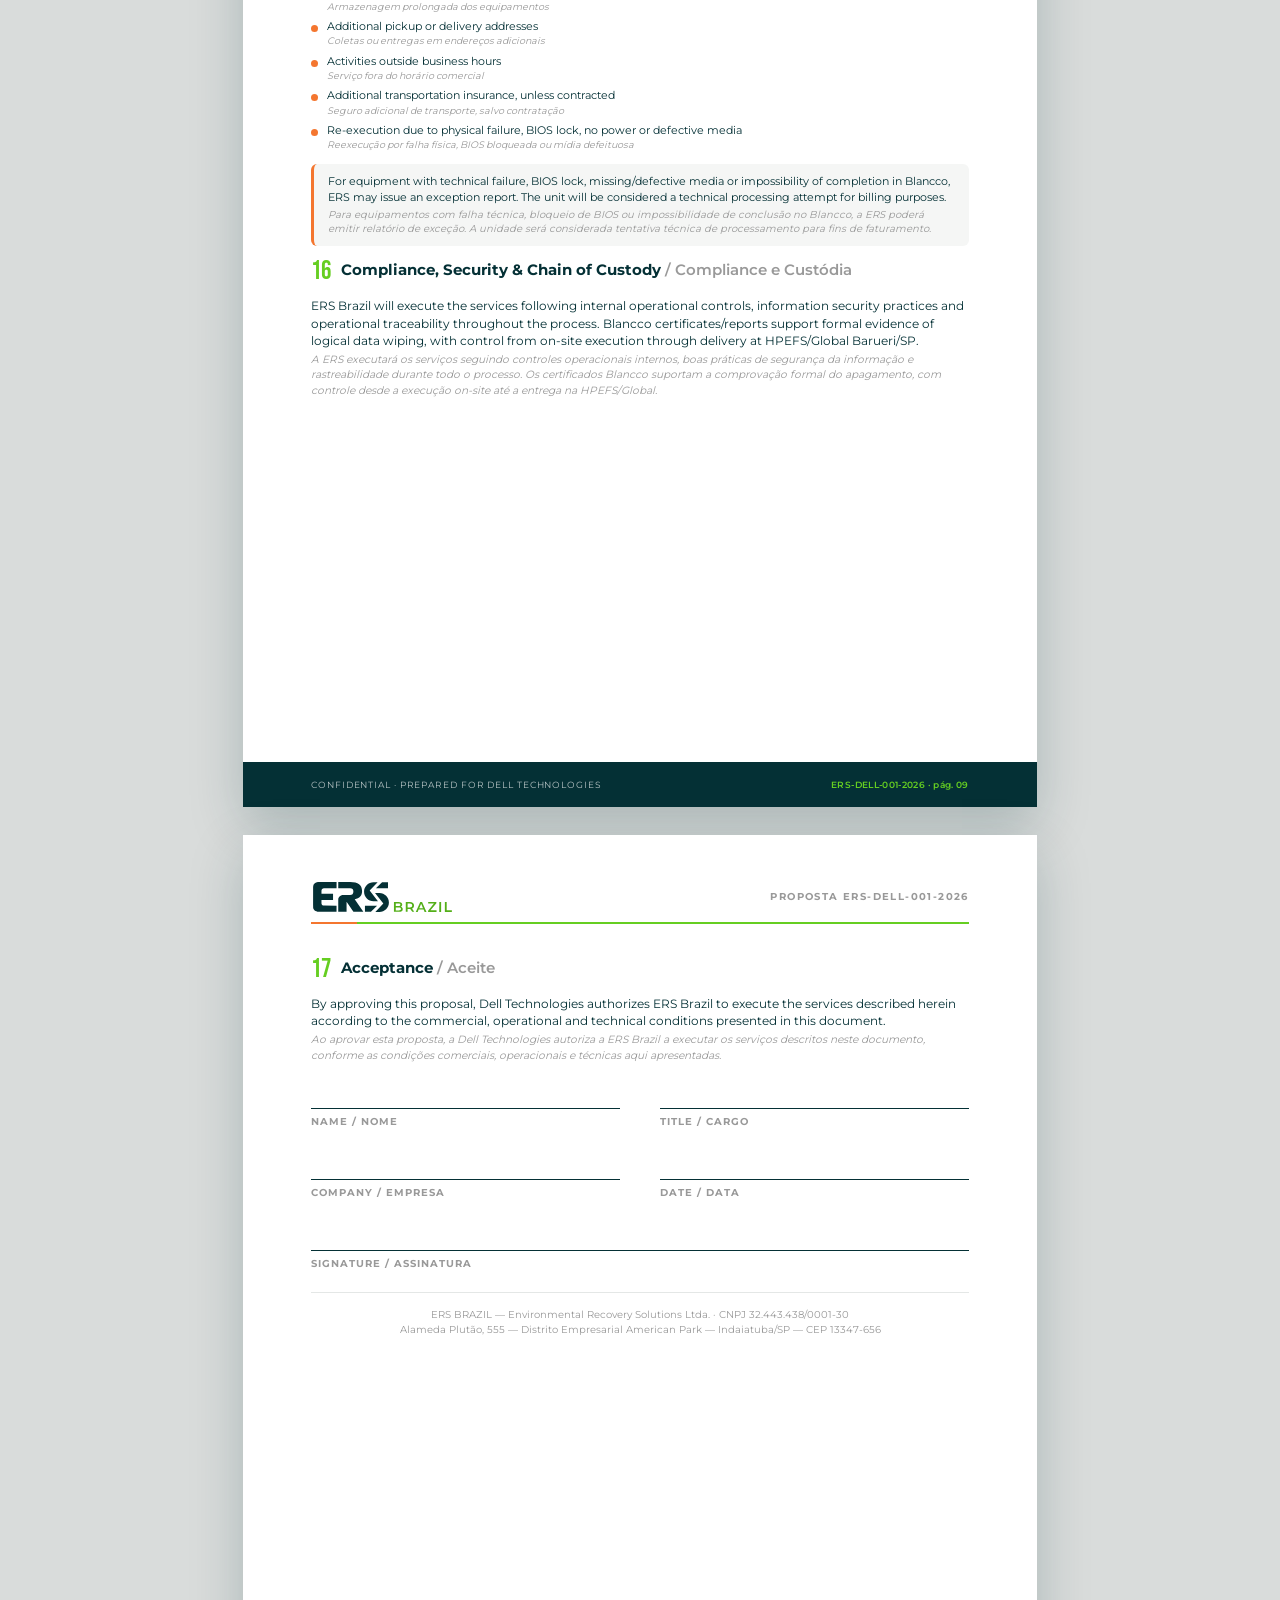
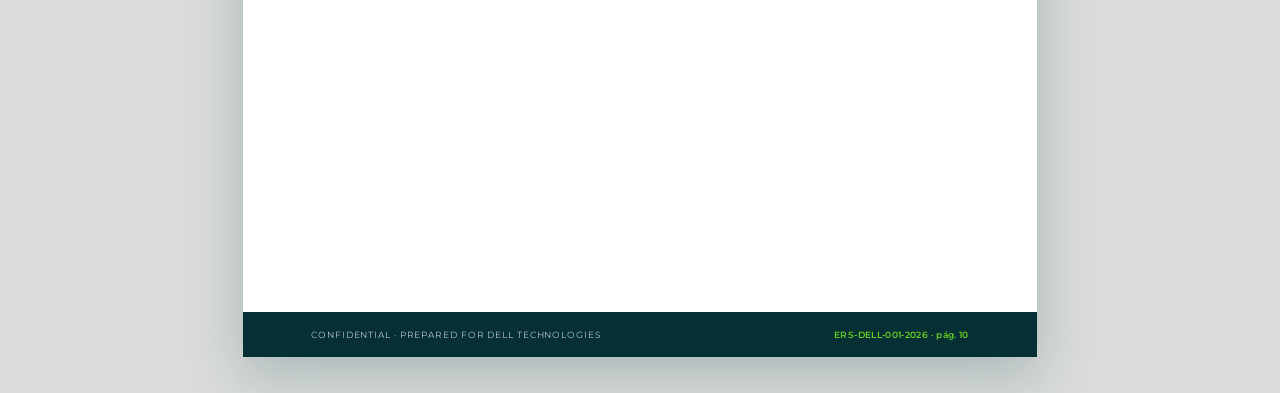
<file: documents/proposta-comercial.html>
<!DOCTYPE html>
<!-- @dsCard group="Brand" name="Proposta Comercial (Dell)" subtitle="Bilingual commercial proposal — A4 portrait, multipage" viewport="794x1123" -->
<html lang="pt-BR">
<head>
<meta charset="utf-8">
<meta name="viewport" content="width=device-width, initial-scale=1">
<title>ERS Brazil — Proposta Comercial · Dell Technologies</title>
<link rel="stylesheet" href="doc.css">
<style>
  /* ---------- proposal-specific ---------- */
  .sheet.portrait { display: flex; flex-direction: column; }

  /* cover */
  .cv { position: relative; flex: 1; background: var(--ers-petrol); color: #fff; display: flex; flex-direction: column; padding: 22mm 20mm 0; overflow: hidden; }
  .cv > * { position: relative; z-index: 1; }
  .cv .s-degrade { opacity: .18; }
  .cv .logo { width: 64mm; }
  .cv .eyebrow { margin-top: auto; font-weight: 700; letter-spacing: .22em; text-transform: uppercase; font-size: 13px; color: var(--ers-orange); }
  .cv h1 { font-size: 33px; font-weight: 800; line-height: 1.08; margin: 12px 0 0; letter-spacing: -.01em; }
  .cv .sub { margin: 14px 0 0; font-size: 15px; line-height: 1.5; color: var(--green-300); max-width: 150mm; }
  .cv .sub .pt { color: var(--fg-on-dark-2); font-style: italic; display: block; margin-top: 3px; font-size: 13.5px; }
  .cv .rule { width: 70px; height: 4px; background: var(--ers-green); border-radius: 2px; margin: 20px 0; }
  .cv-meta { margin: 4px 0 26px; display: grid; grid-template-columns: 1fr 1fr; gap: 12px 30px; }
  .cv-meta .m .l { font-weight: 700; letter-spacing: .12em; text-transform: uppercase; font-size: 9px; color: var(--ers-green); }
  .cv-meta .m .v { font-size: 13.5px; font-weight: 600; color: #fff; margin-top: 3px; line-height: 1.35; }
  .cv-foot { margin-top: auto; margin-left: -20mm; margin-right: -20mm; padding: 7mm 20mm; background: var(--bg-dark-deep); display: flex; align-items: center; justify-content: space-between; gap: 14px; }
  .cv-foot .addr { font-size: 9.5px; line-height: 1.55; color: var(--fg-on-dark-2); }
  .cv-foot .addr b { color: #fff; }
  .cv-foot .chips { display: flex; gap: 5px; flex-wrap: wrap; max-width: 150px; justify-content: flex-end; }
  .cv-foot .chip { font-size: 8px; font-weight: 700; letter-spacing: .04em; text-transform: uppercase; color: #fff; border: 1px solid rgba(255,255,255,.4); border-radius: 4px; padding: 3px 6px; white-space: nowrap; }
  .confid { position: absolute; left: 20mm; bottom: 30mm; font-size: 10px; letter-spacing: .14em; text-transform: uppercase; color: rgba(255,255,255,.45); z-index: 1; }

  /* content page chrome */
  .pg-head { display: flex; align-items: center; justify-content: space-between; padding: 12mm 18mm 0; }
  .pg-head img { height: 9mm; }
  .pg-head .hx { font-weight: 700; letter-spacing: .14em; text-transform: uppercase; font-size: 10px; color: var(--fg-3); }
  .pg-rule { margin: 8px 18mm 0; height: 2px; background: var(--ers-green); display: flex; }
  .pg-rule .o { width: 46px; background: var(--ers-orange); }
  .pg-body { flex: 1; padding: 9mm 18mm 6mm; overflow: hidden; }
  .pg-foot { margin-top: auto; background: var(--ers-petrol); color: #fff; padding: 4.5mm 18mm; display: flex; align-items: center; justify-content: space-between; font-size: 9px; letter-spacing: .04em; }
  .pg-foot .l { color: var(--fg-on-dark-2); text-transform: uppercase; letter-spacing: .1em; }
  .pg-foot .r { color: var(--ers-green); font-weight: 600; }

  /* section headings */
  .sec { margin: 0 0 14px; }
  .sec:first-child { margin-top: 0; }
  .sec-h { display: flex; align-items: flex-start; gap: 10px; margin-bottom: 14px; }
  .sec-h .n { font-family: var(--font-display); font-size: 26px; line-height: .92; color: var(--ers-green); flex: none; }
  .sec-h .t { font-size: 15px; font-weight: 700; color: var(--ers-petrol); line-height: 1.3; }
  .sec-h .t .pt { color: var(--fg-3); font-weight: 600; }

  /* bilingual prose */
  .bi { margin: 0 0 10px; }
  .bi .en { margin: 0; font-size: 11.5px; line-height: 1.5; color: var(--fg-1); }
  .bi .pt { margin: 2px 0 0; font-size: 10.5px; line-height: 1.45; color: var(--fg-3); font-style: italic; }

  /* data tables */
  table.tbl { width: 100%; border-collapse: collapse; margin: 4px 0 12px; }
  table.tbl th { background: var(--ers-petrol); color: #fff; font-size: 9px; font-weight: 700; letter-spacing: .08em; text-transform: uppercase; text-align: left; padding: 7px 10px; }
  table.tbl td { font-size: 11px; color: var(--fg-1); padding: 7px 10px; border-bottom: 1px solid var(--border-subtle); vertical-align: top; line-height: 1.35; }
  table.tbl td .pt { color: var(--fg-3); font-style: italic; font-size: 9.5px; display: block; margin-top: 1px; }
  table.tbl tr:nth-child(even) td { background: var(--off-white); }
  table.tbl td.k { font-weight: 600; color: var(--ers-petrol); width: 42%; }
  table.tbl td.v { font-variant-numeric: tabular-nums; }
  table.tbl td.hl { color: var(--green-700); font-weight: 700; }

  /* key-value pairs (parties) */
  .kv { display: grid; grid-template-columns: 1fr 1fr; gap: 10px 26px; }
  .kv.one { grid-template-columns: 1fr; }
  .kv .c .l { font-weight: 700; letter-spacing: .1em; text-transform: uppercase; font-size: 8.5px; color: var(--ers-orange); }
  .kv .c .v { font-size: 12px; color: var(--ers-petrol); font-weight: 600; margin-top: 2px; line-height: 1.4; }
  .kv .c .v small { display: block; font-weight: 500; color: var(--fg-3); font-size: 10.5px; font-style: italic; }

  /* callout box */
  .note { background: var(--off-white); border-left: 3px solid var(--ers-green); border-radius: 6px; padding: 10px 14px; margin: 4px 0 12px; }
  .note .en { font-size: 11px; line-height: 1.45; color: var(--fg-1); margin: 0; }
  .note .pt { font-size: 10px; line-height: 1.4; color: var(--fg-3); font-style: italic; margin: 3px 0 0; }
  .note.orange { border-left-color: var(--ers-orange); }

  /* bullet lists */
  ul.bl { margin: 2px 0 12px; padding: 0; list-style: none; }
  ul.bl li { font-size: 11px; line-height: 1.4; color: var(--fg-1); padding-left: 16px; position: relative; margin-bottom: 6px; }
  ul.bl li::before { content: ''; position: absolute; left: 0; top: 6px; width: 7px; height: 7px; border-radius: 50%; background: var(--ers-orange); }
  ul.bl li .pt { color: var(--fg-3); font-style: italic; font-size: 9.5px; display: block; }

  /* formula block */
  .formula { background: var(--ers-petrol); color: #fff; border-radius: 8px; padding: 12px 16px; margin: 4px 0 10px; }
  .formula .f { font-size: 12.5px; font-weight: 600; line-height: 1.4; }
  .formula .f .var { color: var(--ers-green); }
  .formula .pt { font-size: 10px; color: var(--fg-on-dark-2); font-style: italic; margin-top: 3px; }

  /* signature */
  .sign-grid { display: grid; grid-template-columns: 1fr 1fr; gap: 22px 40px; margin-top: 16px; }
  .sign-grid .row { }
  .sign-grid .row .ln { border-bottom: 1.5px solid var(--ers-petrol); height: 30px; }
  .sign-grid .row .lb { font-size: 10px; font-weight: 700; letter-spacing: .1em; text-transform: uppercase; color: var(--fg-3); margin-top: 6px; }
  .accept-note { margin-top: 22px; padding-top: 14px; border-top: 1px solid var(--border-subtle); font-size: 10px; color: var(--fg-3); line-height: 1.5; text-align: center; }
</style>
</head>
<body>

<template id="__bundler_thumbnail">
  <svg xmlns="http://www.w3.org/2000/svg" viewBox="0 0 100 100">
    <rect width="100" height="100" fill="#043035"/>
    <text x="50" y="46" font-family="Arial, sans-serif" font-size="20" font-weight="bold" fill="#65CE21" text-anchor="middle">ERS</text>
    <text x="50" y="66" font-family="Arial, sans-serif" font-size="9" font-weight="bold" fill="#ffffff" text-anchor="middle" letter-spacing="1">PROPOSTA</text>
  </svg>
</template>

<div class="doc-caption no-print">Proposta Comercial · Dell Technologies · A4 retrato · 10 páginas · <span>imprima com Ctrl/Cmd + P</span></div>

<!-- ============ PAGE 1 — COVER ============ -->
<div class="sheet portrait">
  <div class="cv">
    <div class="s-degrade"></div>
    <img class="logo" src="../assets/logo-primary-white.png" alt="ERS Brazil">
    <div class="eyebrow">Commercial Proposal · Proposta Comercial</div>
    <h1>On-site Data Wipe with Blancco Certificate<br>+ Freight to HPEFS/SP</h1>
    <div class="sub">Logical data wiping executed on-site with mandatory Blancco certification, followed by transport of processed assets.
      <span class="pt">Apagamento lógico de dados on-site com certificação Blancco obrigatória e transporte dos ativos processados.</span>
    </div>
    <div class="rule"></div>
    <div class="cv-meta">
      <div class="m"><div class="l">Proposal No. / Proposta Nº</div><div class="v">ERS-DELL-001-2026</div></div>
      <div class="m"><div class="l">Client / Cliente</div><div class="v">Dell Technologies<br>Global Professional Services · Global Takeback</div></div>
      <div class="m"><div class="l">Prepared by / Proponente</div><div class="v">ERS Brazil Environmental Recovery Solutions Ltda.</div></div>
      <div class="m"><div class="l">Validity / Validade</div><div class="v">15 days / 15 dias</div></div>
      <div class="m"><div class="l">Payment / Pagamento</div><div class="v">Bank slip — 15 days after invoice<br><span style="font-weight:500;color:var(--fg-on-dark-2)">Boleto — 15 dias após NF</span></div></div>
      <div class="m"><div class="l">Date / Data</div><div class="v">June 2026 / Junho de 2026</div></div>
    </div>
    <div class="cv-foot">
      <div class="addr"><b>ERS BRAZIL — Environmental Recovery Solutions Ltda.</b><br>CNPJ 32.443.438/0001-30 · Alameda Plutão, 555 · American Park · Indaiatuba/SP · CEP 13347-656</div>
      <div style="display:flex;flex-direction:column;align-items:flex-end;gap:9px">
        <div class="chips"><span class="chip">R2v3</span><span class="chip">ISO 9001</span><span class="chip">ISO 14001</span><span class="chip">ISO 45001</span><span class="chip">ISO 27001</span></div>
        <div class="ers-flags"><img src="../assets/flags/br.png" alt="Brasil"><img src="../assets/flags/ca.png" alt="Canadá"></div>
      </div>
    </div>
  </div>
</div>

<!-- ============ PAGE 2 — PARTIES ============ -->
<div class="sheet portrait">
  <div class="pg-head"><img src="../assets/logos/horizontal-color.svg" alt="ERS Brazil"><span class="hx">Proposta ERS-DELL-001-2026</span></div>
  <div class="pg-rule"><div class="o"></div></div>
  <div class="pg-body">
    <div class="sec">
      <div class="sec-h"><span class="n">01</span><span class="t">Identification of the Parties <span class="pt">/ Identificação das Partes</span></span></div>
      <div class="kv">
        <div class="c"><div class="l">Client / Cliente</div><div class="v">Dell Technologies</div></div>
        <div class="c"><div class="l">Area / Área</div><div class="v">Global Professional Services<small>Global Takeback — Asset Recovery Services</small></div></div>
        <div class="c"><div class="l">Requester / Solicitante</div><div class="v">Craig DiGiulio, PMP®<small>Custom Solutions · Global Takeback · +1 512.720.3108</small></div></div>
        <div class="c"><div class="l">Requester / Solicitante</div><div class="v">Breno Lúcio<small>LATAM Project Management · +55 (19) 3500-5240 · Breno.Lucio@dell.com</small></div></div>
      </div>
    </div>
    <div class="sec">
      <div class="sec-h"><span class="t" style="font-size:13px">Proponent <span class="pt">/ Proponente</span></span></div>
      <div class="kv">
        <div class="c"><div class="l">Legal Name / Razão Social</div><div class="v">ERS Brazil Environmental Recovery Solutions Ltda.</div></div>
        <div class="c"><div class="l">CNPJ</div><div class="v tnum">32.443.438/0001-30</div></div>
        <div class="c"><div class="l">State Reg. / Inscrição Estadual</div><div class="v tnum">353.707.324.111</div></div>
        <div class="c"><div class="l">Municipal Reg. / CCM</div><div class="v tnum">152.150-9</div></div>
      </div>
      <div class="kv one" style="margin-top:10px">
        <div class="c"><div class="l">Address / Endereço</div><div class="v">Alameda Plutão, 555 — Distrito Empresarial American Park — Indaiatuba/SP — CEP 13347-656</div></div>
      </div>
    </div>
    <div class="sec">
      <div class="sec-h"><span class="n">02</span><span class="t">Executive Summary <span class="pt">/ Resumo Executivo</span></span></div>
      <div class="bi">
        <p class="en">ERS Brazil submits this commercial proposal to Dell Technologies for a consolidated scope covering on-site logical data wiping with Blancco certification as mandatory Proof of Data Wipe / Proof of Destruction, followed by transportation of the processed PCs to the HPEFS/Global address in Barueri/SP.</p>
        <p class="pt">A ERS Brazil apresenta esta proposta para o serviço de apagamento lógico de dados on-site, com emissão de Certificado Blancco como comprovação obrigatória, seguido do transporte dos equipamentos processados para a unidade HPEFS/Global em Barueri/SP.</p>
      </div>
      <div class="note">
        <p class="en">Estimated volume informed by Dell: <b>3,057 units over 4 years</b>, with monthly execution according to demand. The commercial model has <b>no fixed monthly fee</b> and <b>no minimum quantity</b> per demand.</p>
        <p class="pt">Volume estimado informado pela Dell: 3.057 unidades em 4 anos, execução mensal conforme demanda. Sem mensalidade fixa e sem quantidade mínima por demanda.</p>
      </div>
    </div>
  </div>
  <div class="pg-foot"><span class="l">Confidential · Prepared for Dell Technologies</span><span class="r">ERS-DELL-001-2026 · pág. 02</span></div>
</div>

<!-- ============ PAGE 3 — SCOPE ============ -->
<div class="sheet portrait">
  <div class="pg-head"><img src="../assets/logos/horizontal-color.svg" alt="ERS Brazil"><span class="hx">Proposta ERS-DELL-001-2026</span></div>
  <div class="pg-rule"><div class="o"></div></div>
  <div class="pg-body">
    <div class="sec">
      <div class="sec-h"><span class="n">03</span><span class="t">Scope of Work <span class="pt">/ Escopo dos Serviços</span></span></div>
      <div class="bi"><p class="en"><b>3.1 · On-site Data Wipe / Apagamento de Dados On-site.</b> ERS Brazil will perform logical data wiping at the address indicated by Dell, using Blancco software and issuing the corresponding certificate/report per processed unit.</p>
        <p class="pt">A ERS Brazil realizará o apagamento lógico de dados no endereço indicado pela Dell, utilizando solução Blancco e emitindo o respectivo certificado/relatório por unidade processada.</p></div>
      <div class="note">
        <p class="en"><b>On-site Address / Endereço de Execução</b><br>Avenida Comendador Aladino Selmi, 4.630 — Condomínio GR Campinas 2 — Vila San Martin — Campinas/SP — CEP 13069-096</p>
      </div>
      <div class="bi"><p class="en"><b>3.2 · Freight to HPEFS/SP / Transporte para HPEFS/SP.</b> After completion of the data wipe and issuance of certificates/reports, ERS Brazil will transport the processed PCs to the HPEFS/Global delivery address in Barueri/SP.</p>
        <p class="pt">Após a conclusão do apagamento e emissão dos certificados/relatórios, a ERS Brazil transportará os PCs processados até o endereço HPEFS/Global em Barueri/SP.</p></div>
      <div class="note">
        <p class="en"><b>Delivery Address / Endereço de Entrega</b><br>Mainstream Global Brazil Serviços Tecnológicos Ltda. — Marginal Projetada, 1652 — Galpão 09 — Jardim Mutinga — Barueri/SP — CEP 06460-200</p>
        <p class="pt">CNPJ 21.860.757/0001-25 · Inscrição Estadual 206.386.668.115</p>
      </div>
    </div>
    <div class="sec">
      <div class="sec-h"><span class="n">04</span><span class="t">Estimated Volume <span class="pt">/ Volume Estimado</span></span></div>
      <table class="tbl">
        <thead><tr><th>Description / Descrição</th><th>Quantity / Quantidade</th></tr></thead>
        <tbody>
          <tr><td class="k">Total estimated volume <span class="pt">Volume total estimado</span></td><td class="v hl">3,057 units / 3.057 unidades</td></tr>
          <tr><td class="k">Estimated period <span class="pt">Período estimado</span></td><td class="v">4 years / 4 anos</td></tr>
          <tr><td class="k">Estimated monthly average <span class="pt">Média mensal estimada</span></td><td class="v">≈ 64 units/month · 64 unidades/mês</td></tr>
          <tr><td class="k">Execution frequency <span class="pt">Frequência de execução</span></td><td class="v">According to Dell demand / Conforme demanda</td></tr>
          <tr><td class="k">Minimum quantity <span class="pt">Quantidade mínima</span></td><td class="v">Not applicable / Não aplicável</td></tr>
          <tr><td class="k">Fixed monthly fee <span class="pt">Mensalidade fixa</span></td><td class="v">Not applicable / Não aplicável</td></tr>
        </tbody>
      </table>
    </div>
  </div>
  <div class="pg-foot"><span class="l">Confidential · Prepared for Dell Technologies</span><span class="r">ERS-DELL-001-2026 · pág. 03</span></div>
</div>

<!-- ============ PAGE 4 — METHODOLOGY + DELIVERABLES ============ -->
<div class="sheet portrait">
  <div class="pg-head"><img src="../assets/logos/horizontal-color.svg" alt="ERS Brazil"><span class="hx">Proposta ERS-DELL-001-2026</span></div>
  <div class="pg-rule"><div class="o"></div></div>
  <div class="pg-body">
    <div class="sec">
      <div class="sec-h"><span class="n">05</span><span class="t">Execution Methodology <span class="pt">/ Metodologia de Execução</span></span></div>
      <div class="bi"><p class="en">The operation will be scheduled in advance between Dell Technologies and ERS Brazil and executed during regular business hours. <span class="pt" style="display:block">A operação será previamente agendada e executada em horário comercial.</span></p></div>
      <table class="tbl">
        <thead><tr><th style="width:34%">Step / Etapa</th><th>Description / Descrição</th></tr></thead>
        <tbody>
          <tr><td class="k">1. Scheduling / Agendamento</td><td>Dell informs the demand and desired date <span class="pt">A Dell informa a demanda e a data desejada</span></td></tr>
          <tr><td class="k">2. Mobilization / Mobilização</td><td>ERS mobilizes team and resources to the site <span class="pt">A ERS desloca equipe e recursos até o local</span></td></tr>
          <tr><td class="k">3. Initial check / Conferência</td><td>Equipment checked per local availability <span class="pt">Equipamentos conferidos conforme disponibilidade</span></td></tr>
          <tr><td class="k">4. Data wipe / Apagamento</td><td>Logical data wipe using Blancco software <span class="pt">Execução do data wipe utilizando Blancco</span></td></tr>
          <tr><td class="k">5. Reports / Relatórios</td><td>Certificate/report per processed unit <span class="pt">Certificado/relatório por unidade processada</span></td></tr>
          <tr><td class="k">6. Organization / Organização</td><td>Processed equipment prepared for transport <span class="pt">Organização dos equipamentos para transporte</span></td></tr>
          <tr><td class="k">7. Freight / Transporte</td><td>Delivery to HPEFS/Global in Barueri/SP <span class="pt">Entrega na HPEFS/Global em Barueri/SP</span></td></tr>
          <tr><td class="k">8. Closing / Finalização</td><td>Operational closing and delivery record <span class="pt">Encerramento operacional e registro da entrega</span></td></tr>
        </tbody>
      </table>
    </div>
    <div class="sec">
      <div class="sec-h"><span class="n">06</span><span class="t">Deliverables <span class="pt">/ Entregáveis</span></span></div>
      <table class="tbl">
        <thead><tr><th style="width:38%">Deliverable / Entregável</th><th>Description / Descrição</th></tr></thead>
        <tbody>
          <tr><td class="k">Blancco Certificate <span class="pt">Certificado Blancco</span></td><td>Mandatory certificate per processed unit <span class="pt">Certificado obrigatório por unidade</span></td></tr>
          <tr><td class="k">Unit Report <span class="pt">Relatório por unidade</span></td><td>Included in the service <span class="pt">Incluso no serviço</span></td></tr>
          <tr><td class="k">Data wipe evidence <span class="pt">Evidência de apagamento</span></td><td>Based on Blancco report <span class="pt">Conforme relatório Blancco</span></td></tr>
          <tr><td class="k">Freight <span class="pt">Transporte</span></td><td>Delivery to HPEFS/Global Barueri/SP <span class="pt">Entrega na HPEFS/Global Barueri/SP</span></td></tr>
          <tr><td class="k">Delivery proof <span class="pt">Comprovação de entrega</span></td><td>According to receiving procedure <span class="pt">Conforme procedimento do recebedor</span></td></tr>
        </tbody>
      </table>
    </div>
  </div>
  <div class="pg-foot"><span class="l">Confidential · Prepared for Dell Technologies</span><span class="r">ERS-DELL-001-2026 · pág. 04</span></div>
</div>

<!-- ============ PAGE 5 — LOGISTICS + PRICING CRITERIA ============ -->
<div class="sheet portrait">
  <div class="pg-head"><img src="../assets/logos/horizontal-color.svg" alt="ERS Brazil"><span class="hx">Proposta ERS-DELL-001-2026</span></div>
  <div class="pg-rule"><div class="o"></div></div>
  <div class="pg-body">
    <div class="sec">
      <div class="sec-h"><span class="n">07</span><span class="t">Logistics Basis <span class="pt">/ Base Logística</span></span></div>
      <div class="bi"><p class="en">Complete same-day operational route considered: <b>ERS/Indaiatuba → Campinas/SP → HPEFS/Global Barueri/SP → ERS/Indaiatuba.</b><span class="pt" style="display:block">Rota operacional completa no mesmo dia.</span></p></div>
      <table class="tbl">
        <thead><tr><th>Description / Descrição</th><th>Amount / Valor</th></tr></thead>
        <tbody>
          <tr><td class="k">Total traveled distance <span class="pt">Km rodado total estimado</span></td><td class="v">233.7 km / 233,7 km</td></tr>
          <tr><td class="k">Freight rate <span class="pt">Valor por km rodado</span></td><td class="v">R$ 8.21/km · R$ 8,21/km</td></tr>
          <tr><td class="k">Freight per demand <span class="pt">Frete por demanda</span></td><td class="v hl">R$ 1,918.68 · R$ 1.918,68</td></tr>
        </tbody>
      </table>
    </div>
    <div class="sec">
      <div class="sec-h"><span class="n">08</span><span class="t">Commercial Pricing Criteria <span class="pt">/ Critérios de Precificação</span></span></div>
      <table class="tbl">
        <thead><tr><th style="width:40%">Component / Componente</th><th>Criteria / Critério</th></tr></thead>
        <tbody>
          <tr><td class="k">Blancco License <span class="pt">Certificado Blancco</span></td><td class="hl">USD 7.50 per processed unit <span class="pt" style="color:var(--fg-3);font-weight:400">USD 7,50 por unidade</span></td></tr>
          <tr><td class="k">Exchange rate <span class="pt">Conversão do Blancco</span></td><td>Commercial USD rate on invoice date <span class="pt">Dólar comercial vigente na data do faturamento</span></td></tr>
          <tr><td class="k">Unit report <span class="pt">Relatório por unidade</span></td><td>Included in Blancco certificate/report <span class="pt">Incluso no certificado Blancco</span></td></tr>
          <tr><td class="k">Operational labor <span class="pt">Mão de obra</span></td><td class="hl">R$ 10.00 per processed unit <span class="pt" style="color:var(--fg-3);font-weight:400">R$ 10,00 por unidade</span></td></tr>
          <tr><td class="k">Freight <span class="pt">Frete</span></td><td>R$ 8.21 per traveled km · R$ 8,21 por km</td></tr>
          <tr><td class="k">Logistics route <span class="pt">Rota logística</span></td><td>233.7 km per demand · 233,7 km por demanda</td></tr>
          <tr><td class="k">Taxes <span class="pt">Impostos</span></td><td class="hl">15% over invoice amount <span class="pt" style="color:var(--fg-3);font-weight:400">15% sobre a nota fiscal</span></td></tr>
          <tr><td class="k">Payment <span class="pt">Pagamento</span></td><td>Bank slip, 15 days after invoice <span class="pt">Boleto, 15 dias após NF</span></td></tr>
          <tr><td class="k">Certificate issuance <span class="pt">Prazo dos certificados</span></td><td>Up to 10 calendar days after execution <span class="pt">Até 10 dias corridos após execução</span></td></tr>
        </tbody>
      </table>
    </div>
  </div>
  <div class="pg-foot"><span class="l">Confidential · Prepared for Dell Technologies</span><span class="r">ERS-DELL-001-2026 · pág. 05</span></div>
</div>

<!-- ============ PAGE 6 — FORMULA + SIMULATION ============ -->
<div class="sheet portrait">
  <div class="pg-head"><img src="../assets/logos/horizontal-color.svg" alt="ERS Brazil"><span class="hx">Proposta ERS-DELL-001-2026</span></div>
  <div class="pg-rule"><div class="o"></div></div>
  <div class="pg-body">
    <div class="sec">
      <div class="sec-h"><span class="n">09</span><span class="t">Pricing Formula <span class="pt">/ Fórmula de Cálculo</span></span></div>
      <div class="formula"><div class="f"><span class="var">Blancco Cost</span> = units × USD 7.50 × commercial USD rate on invoice date</div><div class="pt">Custo Blancco = unidades × USD 7,50 × dólar comercial na data do faturamento</div></div>
      <div class="formula"><div class="f"><span class="var">Operational Labor</span> = units × R$ 10.00</div><div class="pt">Mão de obra = unidades × R$ 10,00</div></div>
      <div class="formula"><div class="f"><span class="var">Freight</span> = 233.7 km × R$ 8.21 = R$ 1,918.68</div><div class="pt">Frete = 233,7 km × R$ 8,21 = R$ 1.918,68</div></div>
      <div class="formula"><div class="f"><span class="var">Total per Demand</span> = (Blancco + Labor + Freight) × 1.15</div><div class="pt">Valor total por demanda = (Custo Blancco + Mão de obra + Frete) × 1,15</div></div>
    </div>
    <div class="sec">
      <div class="sec-h"><span class="n">10</span><span class="t">Commercial Simulation <span class="pt">/ Simulação por Demanda</span></span></div>
      <div class="note orange"><p class="en">Based on the estimated average of <b>64 units</b> per demand/month. Final billing reflects the actual number of processed units and the commercial USD exchange rate on invoice date.</p>
        <p class="pt">Considera a média estimada de 64 unidades por demanda/mês. O faturamento final seguirá a quantidade real e o dólar comercial vigente.</p></div>
      <table class="tbl">
        <thead><tr><th style="width:24%">Item</th><th>Calculation / Cálculo</th><th style="width:26%">Amount / Valor</th></tr></thead>
        <tbody>
          <tr><td class="k">Blancco</td><td>64 × USD 7.50 × USD rate <span class="pt">64 × USD 7,50 × dólar</span></td><td class="v">R$ ___</td></tr>
          <tr><td class="k">Operational labor <span class="pt">Mão de obra</span></td><td>64 × R$ 10.00 · 64 × R$ 10,00</td><td class="v">R$ 640,00</td></tr>
          <tr><td class="k">Freight <span class="pt">Frete</span></td><td>233.7 km × R$ 8.21 · 233,7 × R$ 8,21</td><td class="v">R$ 1.918,68</td></tr>
          <tr><td class="k">Subtotal <span class="pt">antes dos impostos</span></td><td>Blancco + labor + freight</td><td class="v">R$ ___</td></tr>
          <tr><td class="k">Taxes / Impostos</td><td>15% over invoice · 15% sobre a NF</td><td class="v">R$ ___</td></tr>
          <tr><td class="k">Total per demand <span class="pt">Valor total por demanda</span></td><td>Subtotal × 1.15</td><td class="v hl">R$ ___</td></tr>
          <tr><td class="k">Estimated unit price <span class="pt">Valor estimado por unidade</span></td><td>Total ÷ processed quantity</td><td class="v">R$ ___</td></tr>
        </tbody>
      </table>
    </div>
  </div>
  <div class="pg-foot"><span class="l">Confidential · Prepared for Dell Technologies</span><span class="r">ERS-DELL-001-2026 · pág. 06</span></div>
</div>

<!-- ============ PAGE 7 — CONDITIONS + BANKING ============ -->
<div class="sheet portrait">
  <div class="pg-head"><img src="../assets/logos/horizontal-color.svg" alt="ERS Brazil"><span class="hx">Proposta ERS-DELL-001-2026</span></div>
  <div class="pg-rule"><div class="o"></div></div>
  <div class="pg-body">
    <div class="sec">
      <div class="sec-h"><span class="n">11</span><span class="t">Commercial Conditions <span class="pt">/ Condições Comerciais</span></span></div>
      <table class="tbl">
        <thead><tr><th style="width:40%">Condition / Condição</th><th>Description / Descrição</th></tr></thead>
        <tbody>
          <tr><td class="k">Billing model <span class="pt">Modelo de cobrança</span></td><td>Per executed demand / Por demanda executada</td></tr>
          <tr><td class="k">Billing method <span class="pt">Forma de cobrança</span></td><td>Bank slip / Boleto bancário</td></tr>
          <tr><td class="k">Fixed monthly fee <span class="pt">Mensalidade fixa</span></td><td>Not applicable / Não aplicável</td></tr>
          <tr><td class="k">Minimum quantity <span class="pt">Quantidade mínima</span></td><td>Not applicable / Não aplicável</td></tr>
          <tr><td class="k">Payment term <span class="pt">Prazo de pagamento</span></td><td>15 days after invoice / 15 dias após NF</td></tr>
          <tr><td class="k">Proposal validity <span class="pt">Validade da proposta</span></td><td>15 days / 15 dias</td></tr>
          <tr><td class="k">Billing currency <span class="pt">Moeda de faturamento</span></td><td>Brazilian Real — BRL / Real — BRL</td></tr>
          <tr><td class="k">Blancco exchange rate <span class="pt">Câmbio Blancco</span></td><td>Commercial USD rate on invoice date <span class="pt">Dólar comercial na data do faturamento</span></td></tr>
          <tr><td class="k">Taxes / Impostos</td><td>15% over invoice amount / 15% sobre a NF</td></tr>
        </tbody>
      </table>
    </div>
    <div class="sec">
      <div class="sec-h"><span class="n">12</span><span class="t">Banking Details <span class="pt">/ Dados Bancários</span></span></div>
      <div class="kv">
        <div class="c"><div class="l">Bank / Banco</div><div class="v">Inter — 077</div></div>
        <div class="c"><div class="l">Beneficiary / Favorecido</div><div class="v">ERS Brazil Environmental Recovery Solutions Ltda.</div></div>
        <div class="c"><div class="l">CNPJ</div><div class="v tnum">32.443.438/0001-30</div></div>
        <div class="c"><div class="l">Agency · Account / Agência · Conta</div><div class="v tnum">0001 · 2523158-8</div></div>
      </div>
      <div class="note"><p class="en">Billing is performed through bank slip after service execution and invoice issuance, with payment due in 15 days.</p>
        <p class="pt">A cobrança será realizada por boleto bancário após a execução da demanda e emissão da NF, com pagamento em 15 dias.</p></div>
    </div>
  </div>
  <div class="pg-foot"><span class="l">Confidential · Prepared for Dell Technologies</span><span class="r">ERS-DELL-001-2026 · pág. 07</span></div>
</div>

<!-- ============ PAGE 8 — ASSUMPTIONS + MOBILIZATION ============ -->
<div class="sheet portrait">
  <div class="pg-head"><img src="../assets/logos/horizontal-color.svg" alt="ERS Brazil"><span class="hx">Proposta ERS-DELL-001-2026</span></div>
  <div class="pg-rule"><div class="o"></div></div>
  <div class="pg-body">
    <div class="sec">
      <div class="sec-h"><span class="n">13</span><span class="t">Operational Assumptions <span class="pt">/ Premissas Operacionais</span></span></div>
      <ul class="bl">
        <li>Dell will schedule the demand in advance <span class="pt">A Dell realizará o agendamento prévio da demanda</span></li>
        <li>Dell will ensure access authorization for the ERS team <span class="pt">A Dell garantirá autorização de acesso da equipe ERS</span></li>
        <li>Equipment must be available and accessible at the informed address <span class="pt">Os equipamentos deverão estar disponíveis e acessíveis</span></li>
        <li>Service performed during regular business hours <span class="pt">Atendimento em horário comercial</span></li>
        <li>No fixed monthly fee and no minimum quantity per demand <span class="pt">Sem mensalidade fixa nem quantidade mínima</span></li>
        <li>Blancco report/certificate per unit is included <span class="pt">Relatório/certificado Blancco por unidade incluso</span></li>
        <li>Freight considers the complete route of 233.7 km per demand <span class="pt">Frete considera a rota completa de 233,7 km por demanda</span></li>
      </ul>
    </div>
    <div class="sec">
      <div class="sec-h"><span class="n">14</span><span class="t">Mobilization &amp; Non-Execution <span class="pt">/ Mobilização e Impossibilidade</span></span></div>
      <div class="bi"><p class="en">If ERS mobilizes its team and travels to the site, but the service cannot be executed for reasons not attributable to ERS, the logistics/displacement cost and the operational labor related to the mobilization will be charged.</p>
        <p class="pt">Caso a ERS realize o deslocamento e o serviço não possa ser executado por motivo não atribuível à ERS, serão cobrados os custos de logística/deslocamento e a mão de obra da mobilização.</p></div>
      <table class="tbl">
        <thead><tr><th>Example / Exemplo</th><th>Commercial condition / Condição comercial</th></tr></thead>
        <tbody>
          <tr><td class="k">No access authorization <span class="pt">Falta de autorização de acesso</span></td><td>Freight/displacement + labor charged <span class="pt">Cobrança de deslocamento e mão de obra</span></td></tr>
          <tr><td class="k">Equipment unavailable <span class="pt">Equipamentos indisponíveis</span></td><td>Freight/displacement + labor charged <span class="pt">Cobrança de deslocamento e mão de obra</span></td></tr>
          <tr><td class="k">No required site structure <span class="pt">Falta de estrutura mínima</span></td><td>Freight/displacement + labor charged <span class="pt">Cobrança de deslocamento e mão de obra</span></td></tr>
          <tr><td class="k">Late cancellation after mobilization <span class="pt">Cancelamento após mobilização</span></td><td>Freight/displacement + labor charged <span class="pt">Cobrança de deslocamento e mão de obra</span></td></tr>
        </tbody>
      </table>
    </div>
  </div>
  <div class="pg-foot"><span class="l">Confidential · Prepared for Dell Technologies</span><span class="r">ERS-DELL-001-2026 · pág. 08</span></div>
</div>

<!-- ============ PAGE 9 — EXCLUSIONS + COMPLIANCE ============ -->
<div class="sheet portrait">
  <div class="pg-head"><img src="../assets/logos/horizontal-color.svg" alt="ERS Brazil"><span class="hx">Proposta ERS-DELL-001-2026</span></div>
  <div class="pg-rule"><div class="o"></div></div>
  <div class="pg-body">
    <div class="sec">
      <div class="sec-h"><span class="n">15</span><span class="t">Exceptions &amp; Exclusions <span class="pt">/ Exceções e Exclusões</span></span></div>
      <ul class="bl">
        <li>Physical destruction of HDD, SSD or any storage media <span class="pt">Destruição física de HD, SSD ou mídia</span></li>
        <li>Technical dismantling, repair, upgrade or refurbishment <span class="pt">Desmontagem, reparo, upgrade ou recondicionamento</span></li>
        <li>Purchase or resale of equipment <span class="pt">Compra ou revenda dos equipamentos</span></li>
        <li>Special packaging not previously agreed <span class="pt">Embalagens especiais não acordadas</span></li>
        <li>Extended storage of equipment <span class="pt">Armazenagem prolongada dos equipamentos</span></li>
        <li>Additional pickup or delivery addresses <span class="pt">Coletas ou entregas em endereços adicionais</span></li>
        <li>Activities outside business hours <span class="pt">Serviço fora do horário comercial</span></li>
        <li>Additional transportation insurance, unless contracted <span class="pt">Seguro adicional de transporte, salvo contratação</span></li>
        <li>Re-execution due to physical failure, BIOS lock, no power or defective media <span class="pt">Reexecução por falha física, BIOS bloqueada ou mídia defeituosa</span></li>
      </ul>
      <div class="note orange"><p class="en">For equipment with technical failure, BIOS lock, missing/defective media or impossibility of completion in Blancco, ERS may issue an exception report. The unit will be considered a technical processing attempt for billing purposes.</p>
        <p class="pt">Para equipamentos com falha técnica, bloqueio de BIOS ou impossibilidade de conclusão no Blancco, a ERS poderá emitir relatório de exceção. A unidade será considerada tentativa técnica de processamento para fins de faturamento.</p></div>
    </div>
    <div class="sec">
      <div class="sec-h"><span class="n">16</span><span class="t">Compliance, Security &amp; Chain of Custody <span class="pt">/ Compliance e Custódia</span></span></div>
      <div class="bi"><p class="en">ERS Brazil will execute the services following internal operational controls, information security practices and operational traceability throughout the process. Blancco certificates/reports support formal evidence of logical data wiping, with control from on-site execution through delivery at HPEFS/Global Barueri/SP.</p>
        <p class="pt">A ERS executará os serviços seguindo controles operacionais internos, boas práticas de segurança da informação e rastreabilidade durante todo o processo. Os certificados Blancco suportam a comprovação formal do apagamento, com controle desde a execução on-site até a entrega na HPEFS/Global.</p></div>
    </div>
  </div>
  <div class="pg-foot"><span class="l">Confidential · Prepared for Dell Technologies</span><span class="r">ERS-DELL-001-2026 · pág. 09</span></div>
</div>

<!-- ============ PAGE 10 — ACCEPTANCE ============ -->
<div class="sheet portrait">
  <div class="pg-head"><img src="../assets/logos/horizontal-color.svg" alt="ERS Brazil"><span class="hx">Proposta ERS-DELL-001-2026</span></div>
  <div class="pg-rule"><div class="o"></div></div>
  <div class="pg-body">
    <div class="sec">
      <div class="sec-h"><span class="n">17</span><span class="t">Acceptance <span class="pt">/ Aceite</span></span></div>
      <div class="bi"><p class="en">By approving this proposal, Dell Technologies authorizes ERS Brazil to execute the services described herein according to the commercial, operational and technical conditions presented in this document.</p>
        <p class="pt">Ao aprovar esta proposta, a Dell Technologies autoriza a ERS Brazil a executar os serviços descritos neste documento, conforme as condições comerciais, operacionais e técnicas aqui apresentadas.</p></div>
      <div class="sign-grid">
        <div class="row"><div class="ln"></div><div class="lb">Name / Nome</div></div>
        <div class="row"><div class="ln"></div><div class="lb">Title / Cargo</div></div>
        <div class="row"><div class="ln"></div><div class="lb">Company / Empresa</div></div>
        <div class="row"><div class="ln"></div><div class="lb">Date / Data</div></div>
        <div class="row" style="grid-column:1 / -1"><div class="ln"></div><div class="lb">Signature / Assinatura</div></div>
      </div>
      <div class="accept-note">ERS BRAZIL — Environmental Recovery Solutions Ltda. · CNPJ 32.443.438/0001-30<br>Alameda Plutão, 555 — Distrito Empresarial American Park — Indaiatuba/SP — CEP 13347-656</div>
    </div>
  </div>
  <div class="pg-foot"><span class="l">Confidential · Prepared for Dell Technologies</span><span class="r">ERS-DELL-001-2026 · pág. 10</span></div>
</div>

<script>if (window.self !== window.top) document.body.classList.add('embed');</script>
</body>
</html>
</file>
<file: documents/doc.css>
/* ERS Brazil — Document System shared styles
   Print-ready A4 templates. Pair with ../colors_and_type.css */
@import url('../colors_and_type.css');

* { box-sizing: border-box; }
html, body { margin: 0; padding: 0; }
body {
  font-family: var(--font-sans);
  color: var(--fg-1);
  background: #d9dcdb;            /* desk background on screen */
  display: flex;
  flex-direction: column;
  align-items: center;
  gap: 28px;
  padding: 36px 20px;
  -webkit-font-smoothing: antialiased;
}

/* ---- A4 sheet ---- */
.sheet {
  position: relative;
  background: #fff;
  box-shadow: 0 18px 50px rgba(4,48,53,.22);
  overflow: hidden;
}
.sheet.landscape { width: 297mm; height: 210mm; }
.sheet.portrait  { width: 210mm; height: 297mm; }

/* ---- ink / accents ---- */
.ink-petrol { color: var(--ers-petrol); }
.ink-green  { color: var(--ers-green); }
.ink-orange { color: var(--ers-orange); }
.bg-petrol  { background: var(--ers-petrol); }
.bg-green   { background: var(--ers-green); }

/* eyebrow / label */
.doc-eyebrow {
  font-weight: 700; letter-spacing: .22em; text-transform: uppercase;
  font-size: 11px; color: var(--ers-orange);
}

/* certification chips */
.cert-chips { display: flex; gap: 8px; flex-wrap: wrap; }
.cert-chip {
  font-family: var(--font-sans); font-weight: 700; font-size: 10px; letter-spacing: .06em;
  text-transform: uppercase; color: var(--ers-petrol);
  border: 1.5px solid var(--border-default); border-radius: 5px; padding: 5px 10px;
  display: inline-flex; align-items: center; gap: 6px;
}
.cert-chip.solid { background: var(--green-tint); border-color: var(--green-300); color: var(--green-700); }

/* ---- national flags reference (Canadian HQ · Brazilian operation) ---- */
.ers-flags { display: flex; align-items: center; gap: 6px; }
.ers-flags img { width: 21px; height: 14px; object-fit: cover; display: block; border-radius: 2px; box-shadow: 0 0 0 1px rgba(255,255,255,.45); }
.ers-flags.on-light img { box-shadow: 0 0 0 1px rgba(4,48,53,.2); }
.ers-flags.center { justify-content: center; }

/* signature line */
.sig-line { border-top: 1.5px solid var(--ers-petrol); padding-top: 8px; }

/* S-watermark */
.doc-watermark {
  position: absolute; font-family: var(--font-display);
  color: rgba(4,48,53,.04); line-height: .8; pointer-events: none; user-select: none;
  text-transform: uppercase; z-index: 0;
}

/* ---- S-Partner pattern system ----
   Use the official S marks as NEGATIVE backgrounds at 10–30% opacity.
   Solid single marks: s-petrol/s-green on light, s-white on dark.
   Degrade texture: for larger composition areas (petrol panels, hero bands). */
.s-mark {
  position: absolute; z-index: 0; pointer-events: none; user-select: none;
  background-repeat: no-repeat; background-size: contain; background-position: center;
}
.s-mark.petrol { background-image: url('../assets/pattern/s-petrol.png'); }
.s-mark.green  { background-image: url('../assets/pattern/s-green.png'); }
.s-mark.white  { background-image: url('../assets/pattern/s-white.png'); }
.s-degrade {
  position: absolute; inset: 0; z-index: 0; pointer-events: none;
  background: url('../assets/pattern/degrade-texture.png') center / cover no-repeat;
}

/* screen-only caption above each sheet */
.doc-caption {
  font-family: var(--font-sans); color: var(--petrol-700);
  font-size: 13px; font-weight: 600; letter-spacing: .04em;
}
.doc-caption span { color: var(--gray-600); font-weight: 500; }

/* monospace-ish data values */
.tnum { font-variant-numeric: tabular-nums; }

/* ---- embedded in a thumbnail iframe ---- */
body.embed { background: #fff; padding: 0; gap: 0; display: block; }
body.embed .no-print { display: none !important; }
body.embed .sheet { box-shadow: none; }

/* ---- print ---- */
@media print {
  body { background: #fff; padding: 0; gap: 0; display: block; }
  .doc-caption, .no-print { display: none !important; }
  .sheet { box-shadow: none; margin: 0; page-break-after: always; }
  @page { margin: 0; }
}
</file>
